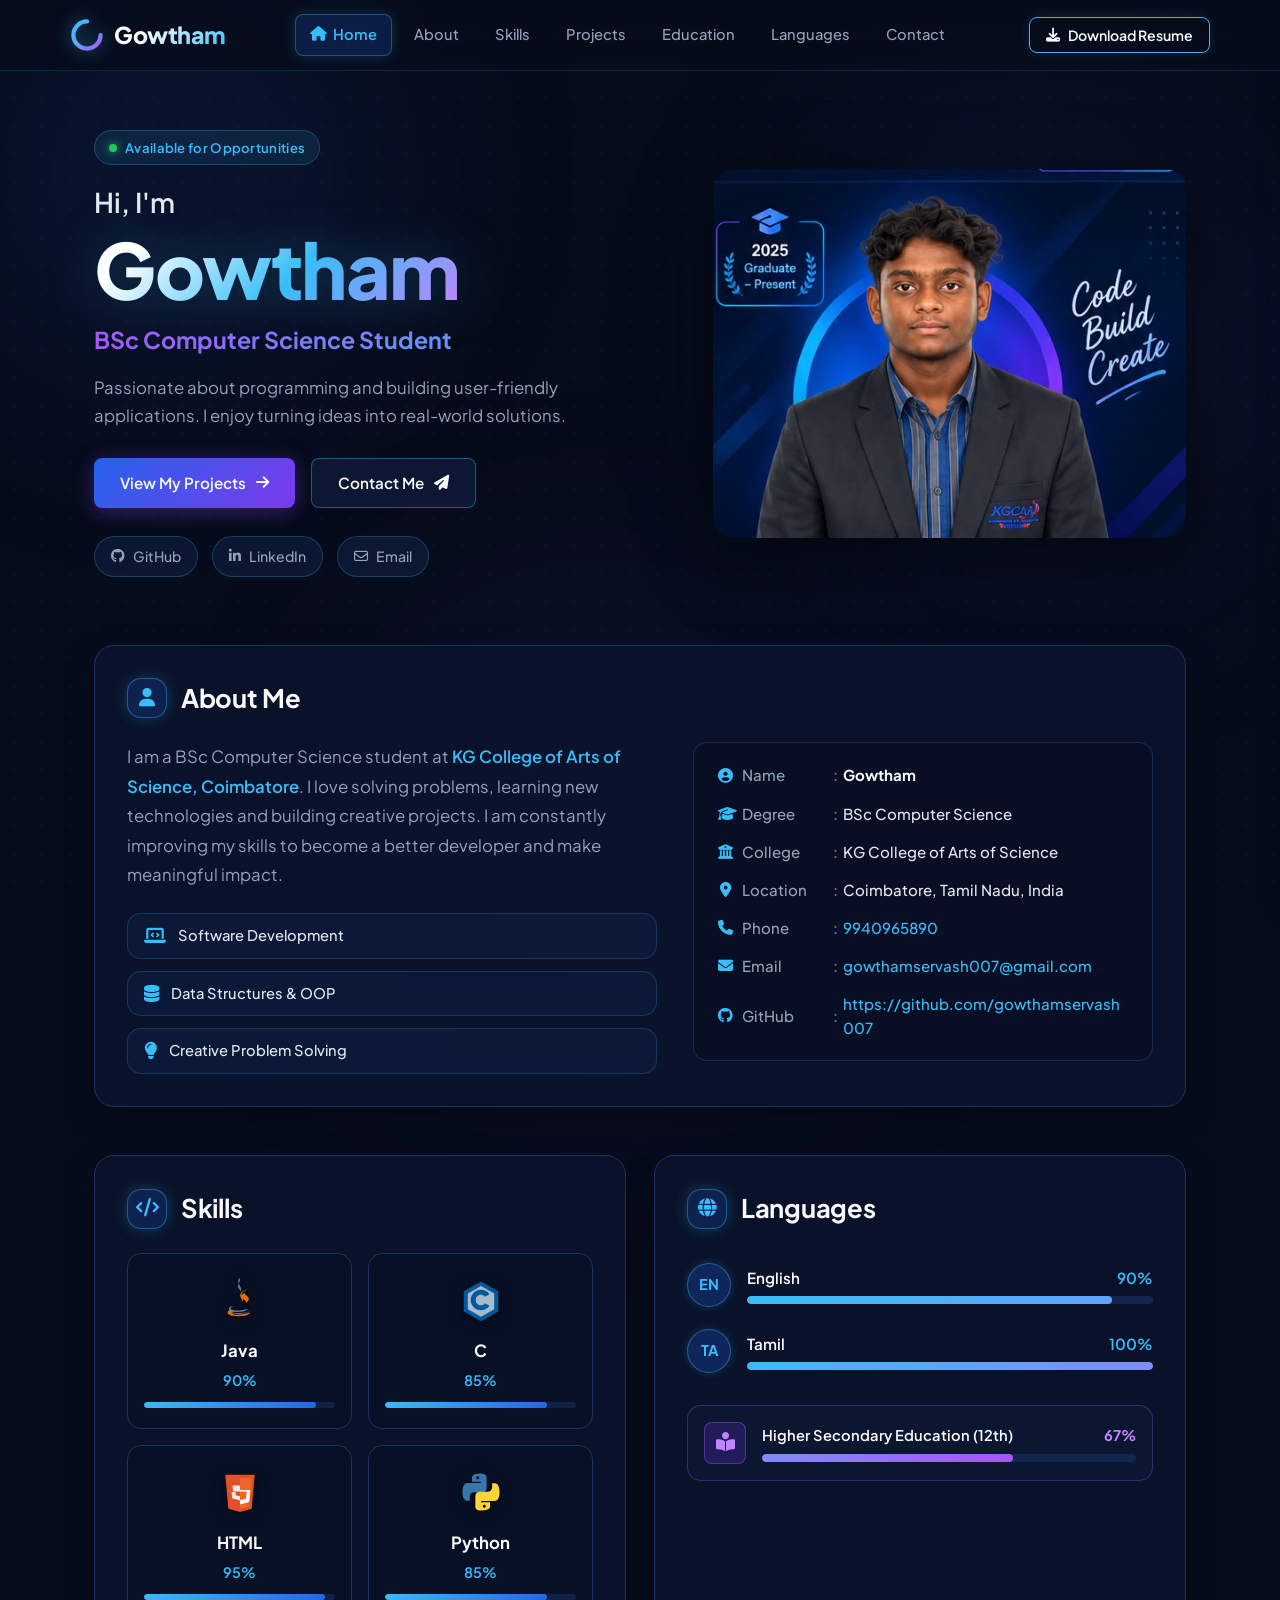
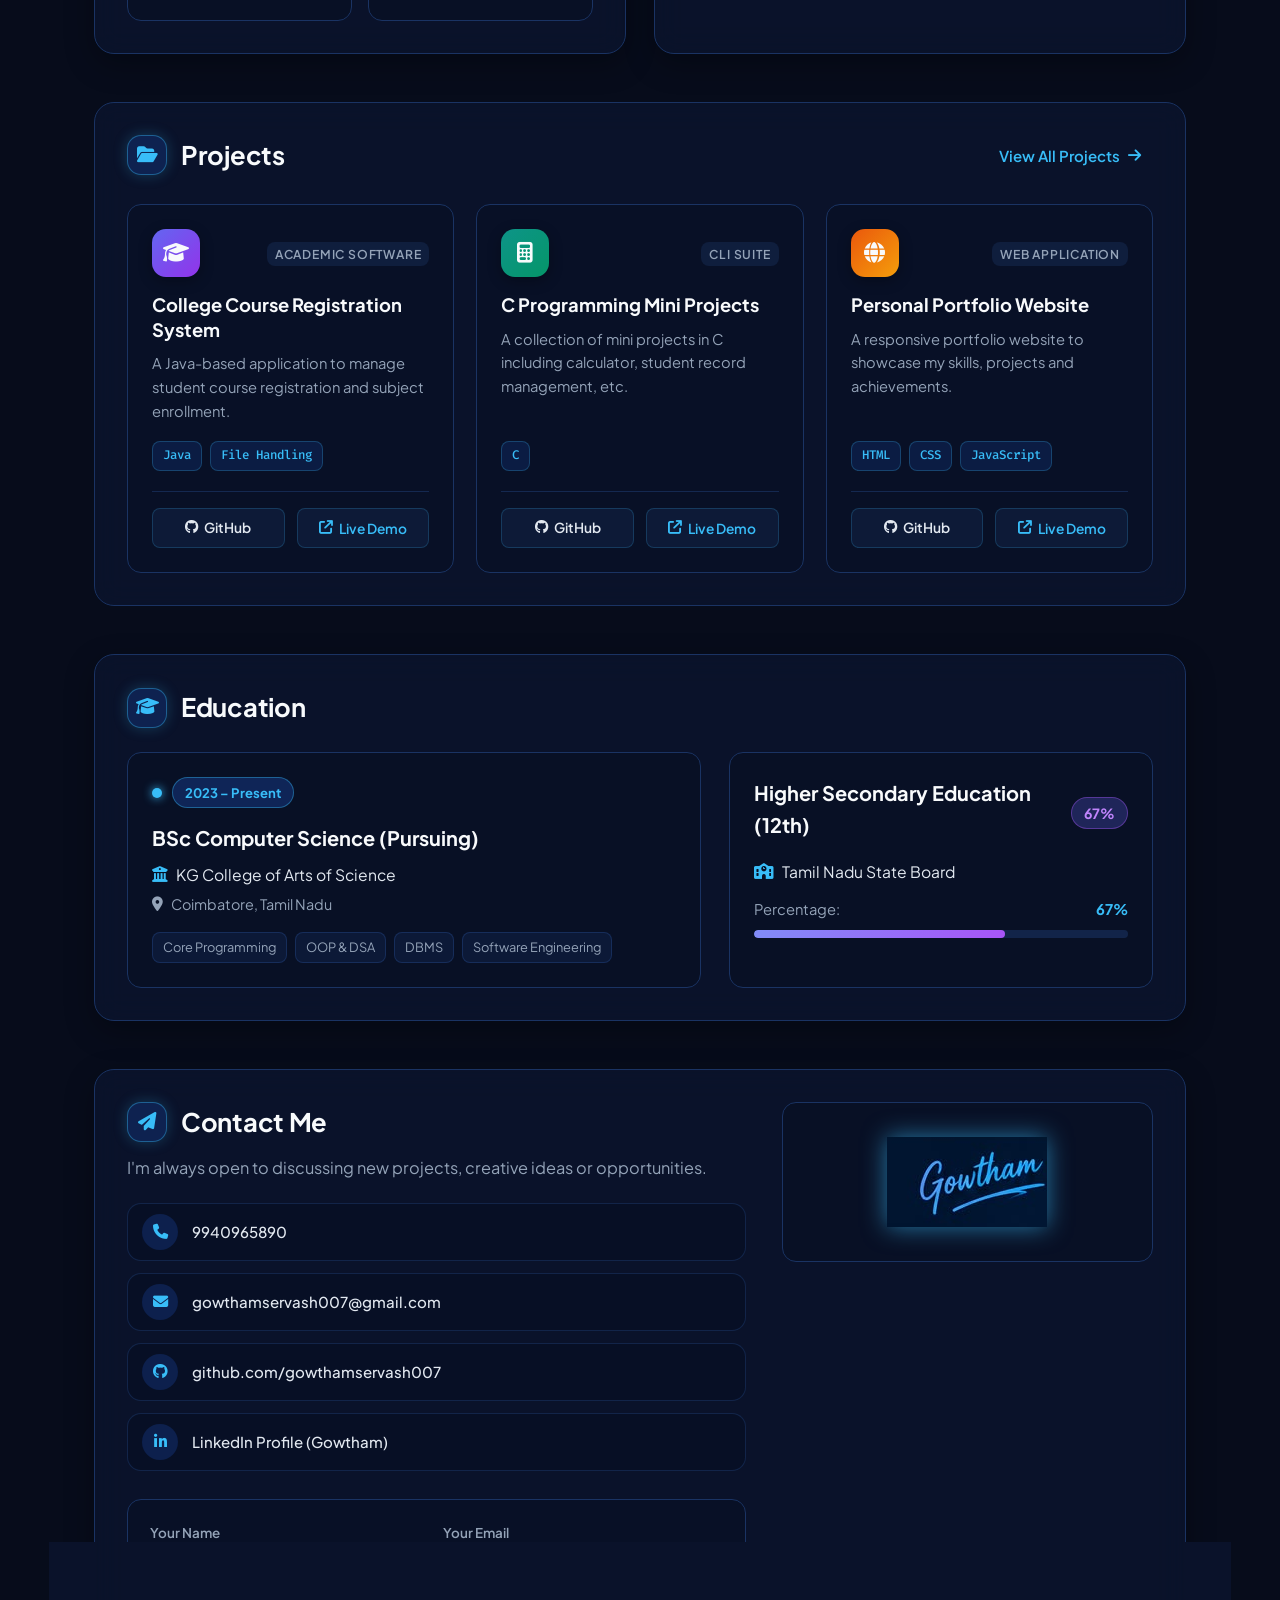
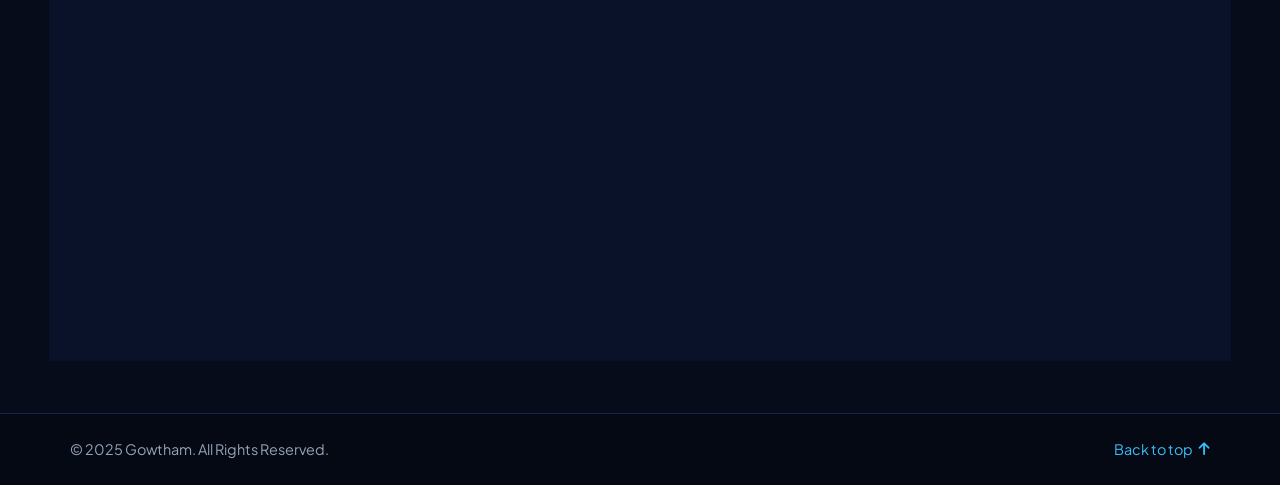
<file: index.html>
<!DOCTYPE html>
<html lang="en">
<head>
  <meta charset="UTF-8">
  <meta name="viewport" content="width=device-width, initial-scale=1.0">
  <meta name="description" content="Gowtham - BSc Computer Science Student & Developer Portfolio. Explore projects, skills, education and contact details.">
  <meta name="author" content="Gowtham">
  <title>Gowtham | Personal Portfolio</title>
  
  <!-- Favicon -->
  <link rel="icon" type="image/png" href="assets/images/gowtham-navlogo.png">
  
  <!-- Google Fonts: Plus Jakarta Sans & Caveat -->
  <link rel="preconnect" href="https://fonts.googleapis.com">
  <link rel="preconnect" href="https://fonts.gstatic.com" crossorigin>
  <link href="https://fonts.googleapis.com/css2?family=Caveat:wght@600;700&family=Fira+Code:wght@400;500;600&family=Plus+Jakarta+Sans:wght@300;400;500;600;700;800&display=swap" rel="stylesheet">
  
  <!-- Font Awesome Icons -->
  <link rel="stylesheet" href="https://cdnjs.cloudflare.com/ajax/libs/font-awesome/6.5.1/css/all.min.css" integrity="sha512-DTOQO9RWCH3ppGqcWaEA1BIZOC6xxalwEsw9c2QQeAIftl+Vegovlnee1c9QX4TctnWMn13TZye+giMm8e2LwA==" crossorigin="anonymous" referrerpolicy="no-referrer" />
  
  <!-- Main Stylesheet -->
  <link rel="stylesheet" href="style.css">
</head>
<body>

  <!-- Ambient Glowing Background Elements -->
  <div class="ambient-glow glow-top-left"></div>
  <div class="ambient-glow glow-top-right"></div>
  <div class="ambient-glow glow-mid"></div>
  <div class="grid-overlay"></div>

  <!-- Header / Navigation Bar -->
  <header class="navbar-header" id="header">
    <div class="nav-container">
      <a href="#home" class="nav-logo">
        <span class="logo-icon-wrapper">
          <svg class="logo-svg" viewBox="0 0 40 40" fill="none" xmlns="http://www.w3.org/2000/svg">
            <defs>
              <linearGradient id="logoGrad" x1="0%" y1="0%" x2="100%" y2="100%">
                <stop offset="0%" stop-color="#38bdf8" />
                <stop offset="50%" stop-color="#60a5fa" />
                <stop offset="100%" stop-color="#a855f7" />
              </linearGradient>
            </defs>
            <circle cx="20" cy="20" r="16" stroke="url(#logoGrad)" stroke-width="5" stroke-dasharray="75 25" stroke-linecap="round"/>
            <path d="M20 20H28" stroke="url(#logoGrad)" stroke-width="5" stroke-linecap="round"/>
          </svg>
        </span>
        <span class="logo-text">Gowtham</span>
      </a>

      <!-- Desktop Navigation Menu -->
      <nav class="nav-menu" id="navMenu">
        <ul class="nav-list">
          <li class="nav-item">
            <a href="#home" class="nav-link active">
              <i class="fa-solid fa-house"></i> <span>Home</span>
            </a>
          </li>
          <li class="nav-item"><a href="#about" class="nav-link"><span>About</span></a></li>
          <li class="nav-item"><a href="#skills" class="nav-link"><span>Skills</span></a></li>
          <li class="nav-item"><a href="#projects" class="nav-link"><span>Projects</span></a></li>
          <li class="nav-item"><a href="#education" class="nav-link"><span>Education</span></a></li>
          <li class="nav-item"><a href="#languages" class="nav-link"><span>Languages</span></a></li>
          <li class="nav-item"><a href="#contact" class="nav-link"><span>Contact</span></a></li>
        </ul>
      </nav>

      <!-- Action Buttons -->
      <div class="nav-actions">
        <button class="btn-resume" id="btnResume" aria-label="Download Resume">
          <i class="fa-solid fa-download"></i>
          <span>Download Resume</span>
        </button>
        <button class="mobile-toggle" id="mobileToggle" aria-label="Toggle Navigation Menu">
          <i class="fa-solid fa-bars"></i>
        </button>
      </div>
    </div>
  </header>

  <!-- Mobile Drawer Menu -->
  <div class="mobile-drawer" id="mobileDrawer">
    <div class="mobile-drawer-header">
      <div class="nav-logo">
        <span class="logo-text">Gowtham</span>
      </div>
      <button class="drawer-close" id="drawerClose"><i class="fa-solid fa-xmark"></i></button>
    </div>
    <ul class="mobile-nav-list">
      <li><a href="#home" class="mobile-nav-link active"><i class="fa-solid fa-house"></i> Home</a></li>
      <li><a href="#about" class="mobile-nav-link"><i class="fa-solid fa-user"></i> About</a></li>
      <li><a href="#skills" class="mobile-nav-link"><i class="fa-solid fa-code"></i> Skills</a></li>
      <li><a href="#projects" class="mobile-nav-link"><i class="fa-solid fa-briefcase"></i> Projects</a></li>
      <li><a href="#education" class="mobile-nav-link"><i class="fa-solid fa-graduation-cap"></i> Education</a></li>
      <li><a href="#languages" class="mobile-nav-link"><i class="fa-solid fa-globe"></i> Languages</a></li>
      <li><a href="#contact" class="mobile-nav-link"><i class="fa-solid fa-paper-plane"></i> Contact</a></li>
    </ul>
    <div class="mobile-drawer-footer">
      <button class="btn-resume full-width" onclick="openResumeModal()">
        <i class="fa-solid fa-download"></i> Download Resume
      </button>
    </div>
  </div>
  <div class="drawer-backdrop" id="drawerBackdrop"></div>

  <!-- Main Content Container -->
  <main class="main-content">

    <!-- 1. HERO SECTION -->
    <section class="section hero-section" id="home">
      <div class="hero-container">
        <!-- Hero Left Info -->
        <div class="hero-left">
          <div class="hero-badge-intro">
            <span class="pulse-dot"></span> Available for Opportunities
          </div>
          <h2 class="hero-salutation">Hi, I'm</h2>
          <h1 class="hero-title">
            <span class="name-gradient">Gowtham</span>
          </h1>
          <h3 class="hero-subtitle">BSc Computer Science Student</h3>
          <p class="hero-bio">
            Passionate about programming and building user-friendly applications. I enjoy turning ideas into real-world solutions.
          </p>
          
          <div class="hero-cta-group">
            <a href="#projects" class="btn btn-primary">
              <span>View My Projects</span>
              <i class="fa-solid fa-arrow-right"></i>
            </a>
            <a href="#contact" class="btn btn-secondary">
              <span>Contact Me</span>
              <i class="fa-solid fa-paper-plane"></i>
            </a>
          </div>

          <div class="hero-social-links">
            <a href="https://github.com/gowthamservash007" target="_blank" rel="noopener noreferrer" class="social-pill" title="GitHub Profile">
              <i class="fa-brands fa-github"></i>
              <span>GitHub</span>
            </a>
            <a href="https://linkedin.com/in/gowtham-cs" target="_blank" rel="noopener noreferrer" class="social-pill" title="LinkedIn Profile">
              <i class="fa-brands fa-linkedin-in"></i>
              <span>LinkedIn</span>
            </a>
            <a href="mailto:gowthamservash007@gmail.com" class="social-pill" title="Send Email">
              <i class="fa-regular fa-envelope"></i>
              <span>Email</span>
            </a>
          </div>
        </div>

        <!-- Hero Right Visual -->
        <div class="hero-right">
          <div class="hero-image-wrapper">
            <div class="hero-glow-ring ring-1"></div>
            <div class="hero-glow-ring ring-2"></div>
            <img src="assets/images/gowtham-hero.png" alt="Gowtham - BSc Computer Science Student" class="hero-visual-img" />
          </div>
        </div>
      </div>
    </section>

    <!-- 2. ABOUT ME SECTION -->
    <section class="section about-section" id="about">
      <div class="card glass-card about-card">
        <div class="card-header">
          <div class="header-icon-badge">
            <i class="fa-solid fa-user"></i>
          </div>
          <h2 class="card-title">About Me</h2>
        </div>

        <div class="about-grid">
          <div class="about-description">
            <p>
              I am a BSc Computer Science student at <strong>KG College of Arts of Science, Coimbatore</strong>. I love solving problems, learning new technologies and building creative projects. I am constantly improving my skills to become a better developer and make meaningful impact.
            </p>
            <div class="about-highlights">
              <div class="highlight-chip">
                <i class="fa-solid fa-laptop-code"></i>
                <span>Software Development</span>
              </div>
              <div class="highlight-chip">
                <i class="fa-solid fa-database"></i>
                <span>Data Structures & OOP</span>
              </div>
              <div class="highlight-chip">
                <i class="fa-solid fa-lightbulb"></i>
                <span>Creative Problem Solving</span>
              </div>
            </div>
          </div>

          <div class="about-details-table">
            <div class="detail-row">
              <div class="detail-label">
                <i class="fa-solid fa-user-circle detail-icon"></i>
                <span>Name</span>
              </div>
              <div class="detail-sep">:</div>
              <div class="detail-value font-highlight">Gowtham</div>
            </div>

            <div class="detail-row">
              <div class="detail-label">
                <i class="fa-solid fa-graduation-cap detail-icon"></i>
                <span>Degree</span>
              </div>
              <div class="detail-sep">:</div>
              <div class="detail-value">BSc Computer Science</div>
            </div>

            <div class="detail-row">
              <div class="detail-label">
                <i class="fa-solid fa-building-columns detail-icon"></i>
                <span>College</span>
              </div>
              <div class="detail-sep">:</div>
              <div class="detail-value">KG College of Arts of Science</div>
            </div>

            <div class="detail-row">
              <div class="detail-label">
                <i class="fa-solid fa-location-dot detail-icon"></i>
                <span>Location</span>
              </div>
              <div class="detail-sep">:</div>
              <div class="detail-value">Coimbatore, Tamil Nadu, India</div>
            </div>

            <div class="detail-row">
              <div class="detail-label">
                <i class="fa-solid fa-phone detail-icon"></i>
                <span>Phone</span>
              </div>
              <div class="detail-sep">:</div>
              <div class="detail-value">
                <a href="tel:9940965890" class="hover-link">9940965890</a>
              </div>
            </div>

            <div class="detail-row">
              <div class="detail-label">
                <i class="fa-solid fa-envelope detail-icon"></i>
                <span>Email</span>
              </div>
              <div class="detail-sep">:</div>
              <div class="detail-value text-break">
                <a href="mailto:gowthamservash007@gmail.com" class="hover-link">gowthamservash007@gmail.com</a>
              </div>
            </div>

            <div class="detail-row">
              <div class="detail-label">
                <i class="fa-brands fa-github detail-icon"></i>
                <span>GitHub</span>
              </div>
              <div class="detail-sep">:</div>
              <div class="detail-value text-break">
                <a href="https://github.com/gowthamservash007" target="_blank" rel="noopener noreferrer" class="hover-link">
                  https://github.com/gowthamservash007
                </a>
              </div>
            </div>
          </div>
        </div>
      </div>
    </section>

    <!-- 3. SKILLS & LANGUAGES SECTION (Side-by-Side Grid) -->
    <section class="section skills-languages-section" id="skills">
      <div class="two-column-grid">
        
        <!-- Left Column: Skills -->
        <div class="card glass-card skills-card">
          <div class="card-header">
            <div class="header-icon-badge">
              <i class="fa-solid fa-code"></i>
            </div>
            <h2 class="card-title">Skills</h2>
          </div>

          <div class="skills-grid">
            
            <!-- Skill 1: Java -->
            <div class="skill-item-card" data-skill="java" data-percent="90">
              <div class="skill-logo-box">
                <!-- Java SVG Icon -->
                <svg class="tech-icon-svg" viewBox="0 0 32 32">
                  <path fill="#e76f00" d="M11.64 24.35s-1.84.14-1.29 1.15c.66 1.23 2.51 1.27 3.99 1.25 4.39-.06 8.35-1.57 8.35-1.57s.64.44.17.83c-2.45 2.01-8.58 2.09-12.01 1.48-2.61-.46-4.59-1.63-3.69-3.21 1.16-2.02 4.48-.93 4.48-.93z"/>
                  <path fill="#5382a1" d="M10.87 20.89s-2.09.28-1.55 1.45c.67 1.45 3.01 1.34 4.54 1.3 4.14-.1 7.23-1.12 7.23-1.12s.5.34.13.65c-2.09 1.76-7.1 1.83-9.98 1.31-2.2-.4-3.89-1.42-3.13-2.79.97-1.74 3.76-.8 3.76-.8z"/>
                  <path fill="#e76f00" d="M16.92 14.86c1.19 1.36-.31 2.65-.31 2.65s3.04-1.55 1.65-3.48c-1.35-1.88-2.39-2.82 3.23-5.99-5.95 1.8-6.04 4.96-4.57 6.82z"/>
                  <path fill="#5382a1" d="M22.25 24.62c.79-.64.45-1.24.45-1.24s1.66.75-1.23 1.42c-3.51.81-7.39.75-10.74.22-.59-.09-1.14-.23-1.14-.23s-.29.41.34.61c4.01 1.28 9.38.74 12.32-.78z"/>
                  <path fill="#e76f00" d="M20.26 18.06s3.88-2.04 1.27-4.63c-1.02-1.01-2.61-1.52-2.13-2.73-1.66.69-2.67 2.11-2.03 3.33.8 1.54 3.42 2.22 2.89 4.03z"/>
                  <path fill="#5382a1" d="M15.42.02C12.87 4.29 18.17 6.3 16.5 9.77c-.55-1.72-2.6-2.58-1.92-4.49 1.01-2.84 2.21-3.69.84-5.26z"/>
                </svg>
              </div>
              <h4 class="skill-name">Java</h4>
              <div class="skill-percent-badge">90%</div>
              <div class="skill-progress-track">
                <div class="skill-progress-fill" style="--target-width: 90%;"></div>
              </div>
            </div>

            <!-- Skill 2: C -->
            <div class="skill-item-card" data-skill="c" data-percent="85">
              <div class="skill-logo-box">
                <!-- C Hexagon SVG Icon -->
                <svg class="tech-icon-svg" viewBox="0 0 32 32">
                  <path fill="#00599C" d="M16 2.5L3.5 9.7v14.6L16 31.5l12.5-7.2V9.7L16 2.5z"/>
                  <path fill="#A8B9CC" d="M16 5.8L6.4 11.3v11.4L16 28.2l9.6-5.5V11.3L16 5.8z"/>
                  <path fill="#00599C" d="M16 8.5c-4.1 0-7.5 3.4-7.5 7.5s3.4 7.5 7.5 7.5c2.6 0 4.9-1.3 6.2-3.3l-3.3-1.9c-.7 1-1.7 1.6-2.9 1.6-2.1 0-3.9-1.7-3.9-3.9s1.8-3.9 3.9-3.9c1.2 0 2.2.6 2.9 1.6l3.3-1.9c-1.3-2-3.6-3.2-6.2-3.2z"/>
                </svg>
              </div>
              <h4 class="skill-name">C</h4>
              <div class="skill-percent-badge">85%</div>
              <div class="skill-progress-track">
                <div class="skill-progress-fill" style="--target-width: 85%;"></div>
              </div>
            </div>

            <!-- Skill 3: HTML -->
            <div class="skill-item-card" data-skill="html" data-percent="95">
              <div class="skill-logo-box">
                <!-- HTML5 Shield SVG Icon -->
                <svg class="tech-icon-svg" viewBox="0 0 32 32">
                  <path fill="#E34F26" d="M5.3 3.5l2.2 24.6 8.5 2.4 8.5-2.4 2.2-24.6H5.3z"/>
                  <path fill="#EF652A" d="M16 5.6v22.7l6.6-1.8 1.8-20.9H16z"/>
                  <path fill="#EBEBEB" d="M16 11.3H10.6l.4 4.3H16v-4.3zm0 7.8h-.1l-3-.8-.2-2.3H9.9l.4 4.5 5.7 1.6v-3z"/>
                  <path fill="#FFFFFF" d="M16 11.3v4.3h4.9l-.5 5.2-4.4 1.2v3.1l6.7-1.9.9-8.7H16z"/>
                </svg>
              </div>
              <h4 class="skill-name">HTML</h4>
              <div class="skill-percent-badge">95%</div>
              <div class="skill-progress-track">
                <div class="skill-progress-fill" style="--target-width: 95%;"></div>
              </div>
            </div>

            <!-- Skill 4: Python -->
            <div class="skill-item-card" data-skill="python" data-percent="85">
              <div class="skill-logo-box">
                <!-- Python Snake SVG Icon -->
                <svg class="tech-icon-svg" viewBox="0 0 32 32">
                  <path fill="#3776AB" d="M15.8 2.5c-6.8 0-6.4 2.9-6.4 2.9l.01 3.1h6.5v.9H6.4S2.5 8.9 2.5 15.8c0 6.8 3.4 6.6 3.4 6.6h2v-2.8s-.1-3.4 3.3-3.4h5.6s3.3.06 3.3-3.2V5.7s.48-3.2-4.3-3.2zm-2.2 2.1c.6 0 1.1.5 1.1 1.1 0 .6-.5 1.1-1.1 1.1-.6 0-1.1-.5-1.1-1.1 0-.6.5-1.1 1.1-1.1z"/>
                  <path fill="#FFD43B" d="M16.2 29.5c6.8 0 6.4-2.9 6.4-2.9l-.01-3.1h-6.5v-.9h9.5s3.9.45 3.9-6.4c0-6.8-3.4-6.6-3.4-6.6h-2v2.8s.1 3.4-3.3 3.4h-5.6s-3.3-.06-3.3 3.2v7.3s-.48 3.2 4.3 3.2zm2.2-2.1c-.6 0-1.1-.5-1.1-1.1 0-.6.5-1.1 1.1-1.1.6 0 1.1.5 1.1 1.1 0 .6-.5 1.1-1.1 1.1z"/>
                </svg>
              </div>
              <h4 class="skill-name">Python</h4>
              <div class="skill-percent-badge">85%</div>
              <div class="skill-progress-track">
                <div class="skill-progress-fill" style="--target-width: 85%;"></div>
              </div>
            </div>

          </div>
        </div>

        <!-- Right Column: Languages & Academic Score -->
        <div class="card glass-card languages-card" id="languages">
          <div class="card-header">
            <div class="header-icon-badge">
              <i class="fa-solid fa-globe"></i>
            </div>
            <h2 class="card-title">Languages</h2>
          </div>

          <div class="languages-list">
            
            <!-- Language 1: English -->
            <div class="language-item">
              <div class="lang-badge-circle">EN</div>
              <div class="lang-info">
                <div class="lang-header-row">
                  <span class="lang-name">English</span>
                  <span class="lang-percent">90%</span>
                </div>
                <div class="progress-bar-container">
                  <div class="progress-bar-fill fill-english" style="--bar-width: 90%;"></div>
                </div>
              </div>
            </div>

            <!-- Language 2: Tamil -->
            <div class="language-item">
              <div class="lang-badge-circle">TA</div>
              <div class="lang-info">
                <div class="lang-header-row">
                  <span class="lang-name">Tamil</span>
                  <span class="lang-percent">100%</span>
                </div>
                <div class="progress-bar-container">
                  <div class="progress-bar-fill fill-tamil" style="--bar-width: 100%;"></div>
                </div>
              </div>
            </div>

            <!-- Academic Highlight Banner -->
            <div class="academic-highlight-card">
              <div class="acad-icon-col">
                <i class="fa-solid fa-book-open-reader"></i>
              </div>
              <div class="acad-info-col">
                <div class="acad-title-row">
                  <span class="acad-title">Higher Secondary Education (12th)</span>
                  <span class="acad-score">67%</span>
                </div>
                <div class="acad-progress-track">
                  <div class="acad-progress-fill" style="--acad-width: 67%;"></div>
                </div>
              </div>
            </div>

          </div>
        </div>

      </div>
    </section>

    <!-- 4. PROJECTS SECTION -->
    <section class="section projects-section" id="projects">
      <div class="projects-container">
        
        <div class="section-top-bar">
          <div class="section-title-wrap">
            <div class="header-icon-badge">
              <i class="fa-solid fa-folder-open"></i>
            </div>
            <h2 class="card-title">Projects</h2>
          </div>
          <button class="view-all-link" id="btnViewAllProjects">
            <span>View All Projects</span>
            <i class="fa-solid fa-arrow-right"></i>
          </button>
        </div>

        <div class="projects-grid">
          
          <!-- Project 1: College Course Registration System -->
          <div class="project-card">
            <div class="project-header">
              <div class="project-icon-box bg-purple-gradient">
                <i class="fa-solid fa-graduation-cap"></i>
              </div>
              <div class="project-meta">
                <span class="project-type">Academic Software</span>
              </div>
            </div>
            <h3 class="project-title">College Course Registration System</h3>
            <p class="project-desc">
              A Java-based application to manage student course registration and subject enrollment.
            </p>
            <div class="project-tags">
              <span class="tag-pill">Java</span>
              <span class="tag-pill">File Handling</span>
            </div>
            <div class="project-actions">
              <a href="https://github.com/gowthamservash007" target="_blank" rel="noopener noreferrer" class="btn-card-action">
                <i class="fa-brands fa-github"></i>
                <span>GitHub</span>
              </a>
              <button class="btn-card-action btn-demo" onclick="openProjectModal('course-reg')">
                <i class="fa-solid fa-arrow-up-right-from-square"></i>
                <span>Live Demo</span>
              </button>
            </div>
          </div>

          <!-- Project 2: C Programming Mini Projects -->
          <div class="project-card">
            <div class="project-header">
              <div class="project-icon-box bg-teal-gradient">
                <i class="fa-solid fa-calculator"></i>
              </div>
              <div class="project-meta">
                <span class="project-type">CLI Suite</span>
              </div>
            </div>
            <h3 class="project-title">C Programming Mini Projects</h3>
            <p class="project-desc">
              A collection of mini projects in C including calculator, student record management, etc.
            </p>
            <div class="project-tags">
              <span class="tag-pill">C</span>
            </div>
            <div class="project-actions">
              <a href="https://github.com/gowthamservash007" target="_blank" rel="noopener noreferrer" class="btn-card-action">
                <i class="fa-brands fa-github"></i>
                <span>GitHub</span>
              </a>
              <button class="btn-card-action btn-demo" onclick="openProjectModal('c-mini')">
                <i class="fa-solid fa-arrow-up-right-from-square"></i>
                <span>Live Demo</span>
              </button>
            </div>
          </div>

          <!-- Project 3: Personal Portfolio Website -->
          <div class="project-card">
            <div class="project-header">
              <div class="project-icon-box bg-amber-gradient">
                <i class="fa-solid fa-globe"></i>
              </div>
              <div class="project-meta">
                <span class="project-type">Web Application</span>
              </div>
            </div>
            <h3 class="project-title">Personal Portfolio Website</h3>
            <p class="project-desc">
              A responsive portfolio website to showcase my skills, projects and achievements.
            </p>
            <div class="project-tags">
              <span class="tag-pill">HTML</span>
              <span class="tag-pill">CSS</span>
              <span class="tag-pill">JavaScript</span>
            </div>
            <div class="project-actions">
              <a href="https://github.com/gowthamservash007" target="_blank" rel="noopener noreferrer" class="btn-card-action">
                <i class="fa-brands fa-github"></i>
                <span>GitHub</span>
              </a>
              <button class="btn-card-action btn-demo" onclick="openProjectModal('portfolio')">
                <i class="fa-solid fa-arrow-up-right-from-square"></i>
                <span>Live Demo</span>
              </button>
            </div>
          </div>

        </div>

      </div>
    </section>

    <!-- 5. EDUCATION SECTION -->
    <section class="section education-section" id="education">
      <div class="card glass-card education-card">
        <div class="card-header">
          <div class="header-icon-badge">
            <i class="fa-solid fa-graduation-cap"></i>
          </div>
          <h2 class="card-title">Education</h2>
        </div>

        <div class="education-grid">
          
          <!-- Degree Education -->
          <div class="education-item-box current-degree">
            <div class="edu-timeline-marker">
              <span class="timeline-dot"></span>
              <span class="edu-date-badge">2023 – Present</span>
            </div>
            <div class="edu-details-content">
              <h3 class="edu-degree">BSc Computer Science (Pursuing)</h3>
              <p class="edu-institution">
                <i class="fa-solid fa-building-columns"></i> KG College of Arts of Science
              </p>
              <p class="edu-location">
                <i class="fa-solid fa-location-dot"></i> Coimbatore, Tamil Nadu
              </p>
              <div class="edu-curriculum-tags">
                <span>Core Programming</span>
                <span>OOP & DSA</span>
                <span>DBMS</span>
                <span>Software Engineering</span>
              </div>
            </div>
          </div>

          <!-- Higher Secondary Education -->
          <div class="education-item-box school-degree">
            <div class="hsc-banner-row">
              <h3 class="edu-degree">Higher Secondary Education (12th)</h3>
              <span class="score-pill">67%</span>
            </div>
            <p class="edu-institution">
              <i class="fa-solid fa-school"></i> Tamil Nadu State Board
            </p>
            <div class="percentage-metric">
              <span class="metric-label">Percentage:</span>
              <strong class="metric-value">67%</strong>
            </div>
            <div class="edu-progress-bar">
              <div class="edu-fill" style="width: 67%;"></div>
            </div>
          </div>

        </div>
      </div>
    </section>

    <!-- 6. CONTACT ME SECTION -->
    <section class="section contact-section" id="contact">
      <div class="card glass-card contact-card">
        <div class="contact-split-grid">
          
          <!-- Contact Left: Info & Interactive Form -->
          <div class="contact-col-left">
            <div class="card-header no-margin-bottom">
              <div class="header-icon-badge">
                <i class="fa-solid fa-paper-plane"></i>
              </div>
              <h2 class="card-title">Contact Me</h2>
            </div>
            <p class="contact-intro-text">
              I'm always open to discussing new projects, creative ideas or opportunities.
            </p>

            <!-- Direct Contact Links List -->
            <div class="contact-methods-list">
              <a href="tel:9940965890" class="contact-method-row">
                <div class="method-icon-circle"><i class="fa-solid fa-phone"></i></div>
                <div class="method-text">9940965890</div>
              </a>
              <a href="mailto:gowthamservash007@gmail.com" class="contact-method-row">
                <div class="method-icon-circle"><i class="fa-solid fa-envelope"></i></div>
                <div class="method-text">gowthamservash007@gmail.com</div>
              </a>
              <a href="https://github.com/gowthamservash007" target="_blank" rel="noopener noreferrer" class="contact-method-row">
                <div class="method-icon-circle"><i class="fa-brands fa-github"></i></div>
                <div class="method-text">github.com/gowthamservash007</div>
              </a>
              <a href="https://linkedin.com/in/gowtham-cs" target="_blank" rel="noopener noreferrer" class="contact-method-row">
                <div class="method-icon-circle"><i class="fa-brands fa-linkedin-in"></i></div>
                <div class="method-text">LinkedIn Profile (Gowtham)</div>
              </a>
            </div>

            <!-- Quick Send Message Form -->
            <form class="contact-quick-form" id="contactForm">
              <div class="form-row">
                <div class="input-field-group">
                  <label for="senderName">Your Name</label>
                  <input type="text" id="senderName" placeholder="John Doe" required />
                </div>
                <div class="input-field-group">
                  <label for="senderEmail">Your Email</label>
                  <input type="email" id="senderEmail" placeholder="john@example.com" required />
                </div>
              </div>
              <div class="input-field-group">
                <label for="messageSubject">Subject</label>
                <input type="text" id="messageSubject" placeholder="Project collaboration / Internship" required />
              </div>
              <div class="input-field-group">
                <label for="senderMessage">Message</label>
                <textarea id="senderMessage" rows="3" placeholder="Hi Gowtham, I'd like to talk about..." required></textarea>
              </div>
              <button type="submit" class="btn btn-primary submit-btn">
                <span>Send Message</span>
                <i class="fa-solid fa-paper-plane"></i>
              </button>
            </form>
          </div>

          <!-- Contact Right: Signature & Direct Connect -->
          <div class="contact-col-right">
            <div class="signature-box">
              <img src="assets/images/gowtham-signature.png" alt="Gowtham Signature" class="signature-img" />
            </div>
            
            <div class="quick-connect-card">
              <h4 class="quick-connect-title"><i class="fa-solid fa-bolt"></i> Instant Connect</h4>
              <p class="quick-connect-desc">Need a quick conversation? Reach out via WhatsApp or call directly:</p>
              <div class="quick-connect-buttons">
                <a href="https://wa.me/919940965890?text=Hi%20Gowtham,%20I%20saw%20your%20portfolio!" target="_blank" rel="noopener noreferrer" class="btn-whatsapp">
                  <i class="fa-brands fa-whatsapp"></i> Chat on WhatsApp
                </a>
                <a href="tel:9940965890" class="btn-call">
                  <i class="fa-solid fa-phone"></i> Call Now
                </a>
              </div>
            </div>
          </div>

        </div>
      </div>
    </section>

  </main>

  <!-- Footer -->
  <footer class="footer">
    <div class="footer-container">
      <p class="copyright-text">© 2025 Gowtham. All Rights Reserved.</p>
      <div class="footer-links">
        <a href="#home">Back to top <i class="fa-solid fa-arrow-up"></i></a>
      </div>
    </div>
  </footer>

  <!-- Floating Scroll To Top Button -->
  <button class="scroll-top-btn" id="scrollTopBtn" title="Scroll to top" aria-label="Scroll to top">
    <i class="fa-solid fa-chevron-up"></i>
  </button>

  <!-- ================= MODALS ================= -->

  <!-- 1. RESUME MODAL -->
  <div class="modal-overlay" id="resumeModal">
    <div class="modal-box resume-modal-box">
      <div class="modal-header">
        <div class="modal-title-wrap">
          <i class="fa-solid fa-file-invoice modal-title-icon"></i>
          <h3>Gowtham's Curriculum Vitae</h3>
        </div>
        <div class="modal-actions">
          <button class="btn-modal-action" onclick="printResume()" title="Print / Save PDF">
            <i class="fa-solid fa-print"></i> Print / Save PDF
          </button>
          <button class="modal-close-btn" onclick="closeResumeModal()" title="Close">&times;</button>
        </div>
      </div>
      <div class="modal-body resume-body" id="resumePrintArea">
        <!-- Printable Resume Content -->
        <div class="cv-document">
          <header class="cv-header">
            <div>
              <h1 class="cv-name">Gowtham</h1>
              <p class="cv-role">BSc Computer Science Student | Aspiring Software Developer</p>
              <div class="cv-contact-row">
                <span><i class="fa-solid fa-location-dot"></i> Coimbatore, Tamil Nadu, India</span>
                <span><i class="fa-solid fa-phone"></i> +91 9940965890</span>
                <span><i class="fa-solid fa-envelope"></i> gowthamservash007@gmail.com</span>
                <span><i class="fa-brands fa-github"></i> github.com/gowthamservash007</span>
              </div>
            </div>
          </header>

          <hr class="cv-divider" />

          <section class="cv-section">
            <h2 class="cv-sec-title">Profile Summary</h2>
            <p class="cv-text">
              Enthusiastic and driven BSc Computer Science undergraduate at KG College of Arts of Science with solid foundations in object-oriented programming (Java, Python, C) and web development (HTML, CSS, JavaScript). Passionate about turning computational ideas into practical software applications, learning modern developer toolchains, and collaborating on impactful technical challenges.
            </p>
          </section>

          <section class="cv-section">
            <h2 class="cv-sec-title">Education</h2>
            <div class="cv-item">
              <div class="cv-item-header">
                <strong>BSc in Computer Science (Pursuing)</strong>
                <span class="cv-date">2023 – Present</span>
              </div>
              <div class="cv-item-sub">KG College of Arts of Science, Coimbatore, Tamil Nadu</div>
              <p class="cv-text">Core coursework: Programming in C & Java, Data Structures, Relational Database Management Systems, Web Design Principles.</p>
            </div>
            <div class="cv-item">
              <div class="cv-item-header">
                <strong>Higher Secondary Certificate (12th Grade)</strong>
                <span class="cv-date">Completed (67%)</span>
              </div>
              <div class="cv-item-sub">Tamil Nadu State Board</div>
            </div>
          </section>

          <section class="cv-section">
            <h2 class="cv-sec-title">Technical Skills</h2>
            <div class="cv-skills-grid">
              <div><strong>Languages:</strong> Java (Core, OOP, File I/O), C, Python, HTML5, CSS3, JavaScript</div>
              <div><strong>Concepts:</strong> Object-Oriented Design, Data Structures, File Handling, Responsive Web UI</div>
              <div><strong>Tools:</strong> Git, GitHub, VS Code, Linux Basics</div>
              <div><strong>Spoken Languages:</strong> English (Professional proficiency), Tamil (Native)</div>
            </div>
          </section>

          <section class="cv-section">
            <h2 class="cv-sec-title">Academic & Personal Projects</h2>
            <div class="cv-item">
              <div class="cv-item-header">
                <strong>College Course Registration System</strong>
                <span class="cv-tech">Java, File Handling</span>
              </div>
              <p class="cv-text">Designed and implemented a standalone application enabling students to select, enroll, and manage elective courses with automated validation and file persistence.</p>
            </div>
            <div class="cv-item">
              <div class="cv-item-header">
                <strong>C Programming Mini Projects Suite</strong>
                <span class="cv-tech">C, CLI, Data Management</span>
              </div>
              <p class="cv-text">Engineered a collection of modular utility programs including financial calculators and record management systems utilizing structures and dynamic memory.</p>
            </div>
            <div class="cv-item">
              <div class="cv-item-header">
                <strong>Personal Web Portfolio</strong>
                <span class="cv-tech">HTML5, Modern CSS, JavaScript</span>
              </div>
              <p class="cv-text">Architected an interactive, mobile-responsive cyber-dark theme portfolio showcasing projects, interactive live simulation modals, and contact channels.</p>
            </div>
          </section>
        </div>
      </div>
    </div>
  </div>

  <!-- 2. PROJECT PREVIEW MODAL -->
  <div class="modal-overlay" id="projectModal">
    <div class="modal-box project-modal-box">
      <div class="modal-header">
        <div class="modal-title-wrap">
          <i class="fa-solid fa-laptop-code modal-title-icon"></i>
          <h3 id="modalProjectTitle">Project Details</h3>
        </div>
        <button class="modal-close-btn" onclick="closeProjectModal()" title="Close">&times;</button>
      </div>
      <div class="modal-body" id="modalProjectBody">
        <!-- Dynamically populated by main.js -->
      </div>
    </div>
  </div>

  <!-- Toast Notification -->
  <div class="toast-notification" id="toastNotification">
    <i class="fa-solid fa-circle-check toast-icon"></i>
    <span id="toastMessage">Action completed!</span>
  </div>

  <!-- JavaScript Application Script -->
  <script src="main.js"></script>
</body>
</html>
</file>
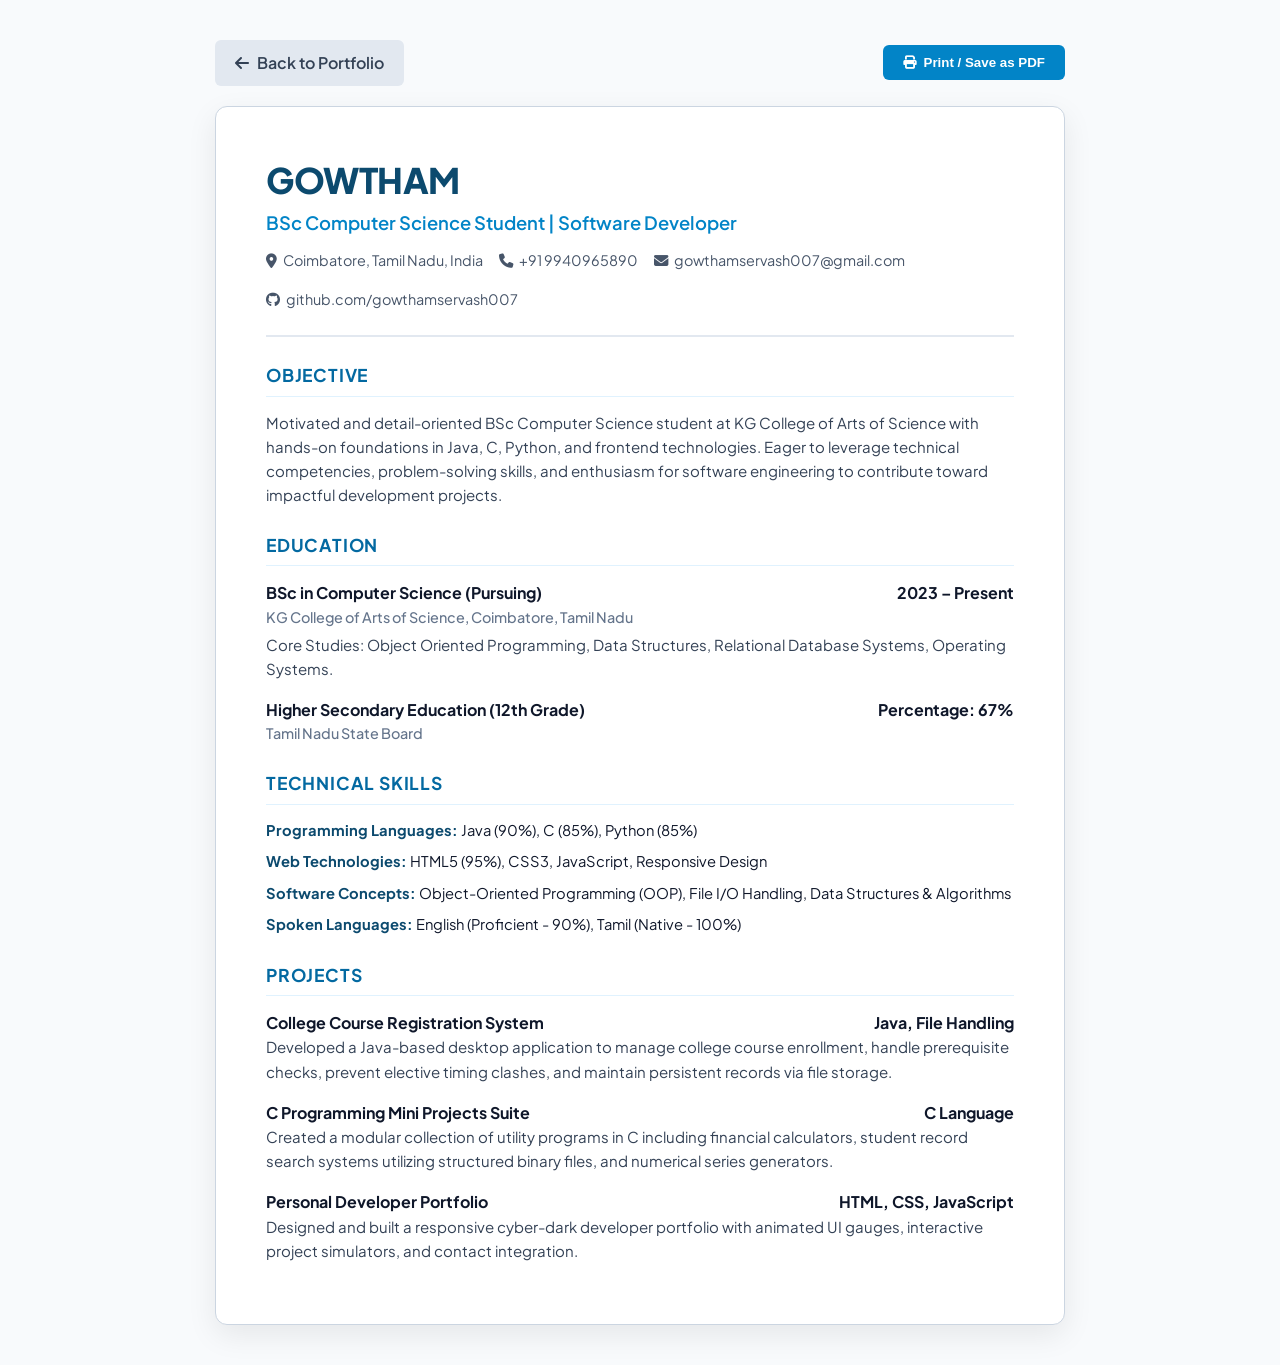
<file: resume.html>
<!DOCTYPE html>
<html lang="en">
<head>
  <meta charset="UTF-8">
  <meta name="viewport" content="width=device-width, initial-scale=1.0">
  <title>Gowtham - Curriculum Vitae</title>
  <link rel="preconnect" href="https://fonts.googleapis.com">
  <link rel="preconnect" href="https://fonts.gstatic.com" crossorigin>
  <link href="https://fonts.googleapis.com/css2?family=Plus+Jakarta+Sans:wght@400;500;600;700;800&family=Fira+Code:wght@400;500&display=swap" rel="stylesheet">
  <link rel="stylesheet" href="https://cdnjs.cloudflare.com/ajax/libs/font-awesome/6.5.1/css/all.min.css">
  <style>
    :root {
      --primary: #0284c7;
      --primary-dark: #0369a1;
      --text-dark: #0f172a;
      --text-muted: #475569;
      --border-color: #cbd5e1;
      --bg-page: #f8fafc;
    }
    *, *::before, *::after {
      box-sizing: border-box;
      margin: 0;
      padding: 0;
    }
    body {
      font-family: 'Plus Jakarta Sans', sans-serif;
      background: var(--bg-page);
      color: var(--text-dark);
      line-height: 1.6;
      padding: 40px 20px;
    }
    .resume-wrapper {
      max-width: 850px;
      margin: 0 auto;
      background: white;
      padding: 45px 50px;
      box-shadow: 0 10px 30px rgba(0,0,0,0.08);
      border-radius: 12px;
      border: 1px solid var(--border-color);
    }
    .action-bar {
      max-width: 850px;
      margin: 0 auto 20px;
      display: flex;
      justify-content: space-between;
      align-items: center;
    }
    .btn-action {
      background: var(--primary);
      color: white;
      border: none;
      padding: 10px 20px;
      border-radius: 6px;
      font-weight: 600;
      cursor: pointer;
      display: inline-flex;
      align-items: center;
      gap: 8px;
      text-decoration: none;
    }
    .btn-action:hover {
      background: var(--primary-dark);
    }
    .btn-back {
      background: #e2e8f0;
      color: #334155;
    }
    .btn-back:hover {
      background: #cbd5e1;
    }
    .resume-header {
      border-bottom: 2px solid #e2e8f0;
      padding-bottom: 24px;
      margin-bottom: 24px;
    }
    .name {
      font-size: 2.2rem;
      font-weight: 800;
      color: #0c4a6e;
      letter-spacing: -0.5px;
    }
    .title {
      font-size: 1.15rem;
      font-weight: 600;
      color: var(--primary);
      margin-bottom: 12px;
    }
    .contact-grid {
      display: flex;
      flex-wrap: wrap;
      gap: 16px;
      font-size: 0.9rem;
      color: var(--text-muted);
    }
    .contact-grid span {
      display: inline-flex;
      align-items: center;
      gap: 6px;
    }
    .contact-grid a {
      color: inherit;
      text-decoration: none;
    }
    .contact-grid a:hover {
      color: var(--primary);
      text-decoration: underline;
    }
    .section-title {
      font-size: 1.1rem;
      font-weight: 700;
      color: #0369a1;
      text-transform: uppercase;
      letter-spacing: 0.8px;
      border-bottom: 1.5px solid #e0f2fe;
      padding-bottom: 6px;
      margin: 24px 0 14px;
    }
    p {
      font-size: 0.94rem;
      color: #334155;
    }
    .item-entry {
      margin-bottom: 16px;
    }
    .entry-header {
      display: flex;
      justify-content: space-between;
      font-weight: 700;
      font-size: 1rem;
      color: #0f172a;
    }
    .entry-sub {
      font-size: 0.9rem;
      color: #64748b;
      margin-bottom: 4px;
      font-weight: 500;
    }
    .skill-list {
      display: grid;
      grid-template-columns: 1fr;
      gap: 8px;
      font-size: 0.92rem;
    }
    .skill-row strong {
      color: #0c4a6e;
    }
    @media print {
      body {
        padding: 0;
        background: white;
      }
      .action-bar {
        display: none !important;
      }
      .resume-wrapper {
        border: none;
        box-shadow: none;
        padding: 0;
        max-width: 100%;
      }
    }
  </style>
</head>
<body>

  <div class="action-bar">
    <a href="index.html" class="btn-action btn-back"><i class="fa-solid fa-arrow-left"></i> Back to Portfolio</a>
    <button class="btn-action" onclick="window.print()"><i class="fa-solid fa-print"></i> Print / Save as PDF</button>
  </div>

  <div class="resume-wrapper">
    <header class="resume-header">
      <h1 class="name">GOWTHAM</h1>
      <div class="title">BSc Computer Science Student | Software Developer</div>
      <div class="contact-grid">
        <span><i class="fa-solid fa-location-dot"></i> Coimbatore, Tamil Nadu, India</span>
        <span><i class="fa-solid fa-phone"></i> +91 9940965890</span>
        <span><i class="fa-solid fa-envelope"></i> <a href="mailto:gowthamservash007@gmail.com">gowthamservash007@gmail.com</a></span>
        <span><i class="fa-brands fa-github"></i> <a href="https://github.com/gowthamservash007" target="_blank">github.com/gowthamservash007</a></span>
      </div>
    </header>

    <section>
      <h2 class="section-title">Objective</h2>
      <p>
        Motivated and detail-oriented BSc Computer Science student at KG College of Arts of Science with hands-on foundations in Java, C, Python, and frontend technologies. Eager to leverage technical competencies, problem-solving skills, and enthusiasm for software engineering to contribute toward impactful development projects.
      </p>
    </section>

    <section>
      <h2 class="section-title">Education</h2>
      <div class="item-entry">
        <div class="entry-header">
          <span>BSc in Computer Science (Pursuing)</span>
          <span>2023 – Present</span>
        </div>
        <div class="entry-sub">KG College of Arts of Science, Coimbatore, Tamil Nadu</div>
        <p>Core Studies: Object Oriented Programming, Data Structures, Relational Database Systems, Operating Systems.</p>
      </div>
      <div class="item-entry">
        <div class="entry-header">
          <span>Higher Secondary Education (12th Grade)</span>
          <span>Percentage: 67%</span>
        </div>
        <div class="entry-sub">Tamil Nadu State Board</div>
      </div>
    </section>

    <section>
      <h2 class="section-title">Technical Skills</h2>
      <div class="skill-list">
        <div class="skill-row"><strong>Programming Languages:</strong> Java (90%), C (85%), Python (85%)</div>
        <div class="skill-row"><strong>Web Technologies:</strong> HTML5 (95%), CSS3, JavaScript, Responsive Design</div>
        <div class="skill-row"><strong>Software Concepts:</strong> Object-Oriented Programming (OOP), File I/O Handling, Data Structures & Algorithms</div>
        <div class="skill-row"><strong>Spoken Languages:</strong> English (Proficient - 90%), Tamil (Native - 100%)</div>
      </div>
    </section>

    <section>
      <h2 class="section-title">Projects</h2>
      
      <div class="item-entry">
        <div class="entry-header">
          <span>College Course Registration System</span>
          <span>Java, File Handling</span>
        </div>
        <p>Developed a Java-based desktop application to manage college course enrollment, handle prerequisite checks, prevent elective timing clashes, and maintain persistent records via file storage.</p>
      </div>

      <div class="item-entry">
        <div class="entry-header">
          <span>C Programming Mini Projects Suite</span>
          <span>C Language</span>
        </div>
        <p>Created a modular collection of utility programs in C including financial calculators, student record search systems utilizing structured binary files, and numerical series generators.</p>
      </div>

      <div class="item-entry">
        <div class="entry-header">
          <span>Personal Developer Portfolio</span>
          <span>HTML, CSS, JavaScript</span>
        </div>
        <p>Designed and built a responsive cyber-dark developer portfolio with animated UI gauges, interactive project simulators, and contact integration.</p>
      </div>
    </section>
  </div>

</body>
</html>
</file>
<file: style.css>
/* ==========================================================================
   GOWTHAM PORTFOLIO - CYBER DARK NEON THEME STYLESHEET
   ========================================================================== */

:root {
  /* Color Palette matching design */
  --bg-dark: #070c1b;
  --bg-dark-secondary: #0a1329;
  --card-bg: rgba(11, 21, 45, 0.85);
  --card-bg-solid: #0b152d;
  --card-border: #1a3363;
  --card-border-hover: #38bdf8;
  
  /* Accents & Gradients */
  --accent-cyan: #38bdf8;
  --accent-blue: #2563eb;
  --accent-blue-light: #60a5fa;
  --accent-purple: #a855f7;
  --accent-purple-light: #c084fc;
  --accent-indigo: #6366f1;
  --accent-teal: #14b8a6;
  --accent-amber: #f59e0b;

  --gradient-primary: linear-gradient(135deg, #2563eb 0%, #7c3aed 100%);
  --gradient-cyan-blue: linear-gradient(135deg, #38bdf8 0%, #2563eb 100%);
  --gradient-text: linear-gradient(135deg, #ffffff 15%, #38bdf8 55%, #c084fc 100%);
  --gradient-bar-cyan: linear-gradient(90deg, #38bdf8, #2563eb);
  --gradient-bar-purple: linear-gradient(90deg, #818cf8, #a855f7);

  /* Text Colors */
  --text-white: #f8fafc;
  --text-light: #e2e8f0;
  --text-muted: #94a3b8;
  --text-dim: #64748b;

  /* Typography */
  --font-main: 'Plus Jakarta Sans', system-ui, -apple-system, sans-serif;
  --font-script: 'Caveat', cursive;
  --font-mono: 'Fira Code', monospace;

  /* Layout & Transitions */
  --radius-sm: 8px;
  --radius-md: 14px;
  --radius-lg: 20px;
  --radius-full: 9999px;
  --transition: all 0.3s cubic-bezier(0.16, 1, 0.3, 1);
  --container-max: 1140px;
}

/* ================= RESET & BASE ================= */
*, *::before, *::after {
  box-sizing: border-box;
  margin: 0;
  padding: 0;
}

html {
  scroll-behavior: smooth;
  font-size: 16px;
  color-scheme: dark;
}

body {
  font-family: var(--font-main);
  background-color: var(--bg-dark);
  color: var(--text-light);
  line-height: 1.6;
  overflow-x: hidden;
  position: relative;
  min-height: 100vh;
}

a {
  color: inherit;
  text-decoration: none;
  transition: var(--transition);
}

button {
  font-family: inherit;
  cursor: pointer;
  border: none;
  background: none;
  transition: var(--transition);
}

img {
  max-width: 100%;
  height: auto;
  display: block;
}

/* ================= AMBIENT BACKGROUND GLOWS ================= */
.ambient-glow {
  position: fixed;
  pointer-events: none;
  border-radius: 50%;
  filter: blur(120px);
  z-index: 0;
  opacity: 0.55;
  transition: opacity 0.5s ease;
}

.glow-top-left {
  top: -100px;
  left: -100px;
  width: 550px;
  height: 550px;
  background: radial-gradient(circle, rgba(37, 99, 235, 0.35) 0%, rgba(7, 12, 27, 0) 70%);
}

.glow-top-right {
  top: 50px;
  right: -50px;
  width: 600px;
  height: 600px;
  background: radial-gradient(circle, rgba(168, 85, 247, 0.25) 0%, rgba(37, 99, 235, 0.15) 45%, rgba(7, 12, 27, 0) 70%);
}

.glow-mid {
  top: 55%;
  left: 20%;
  width: 700px;
  height: 700px;
  background: radial-gradient(circle, rgba(56, 189, 248, 0.12) 0%, rgba(124, 58, 237, 0.08) 50%, rgba(7, 12, 27, 0) 70%);
}

.grid-overlay {
  position: fixed;
  top: 0;
  left: 0;
  width: 100%;
  height: 100%;
  background-image: radial-gradient(circle, rgba(56, 189, 248, 0.06) 1px, transparent 1px);
  background-size: 28px 28px;
  pointer-events: none;
  z-index: 0;
}

/* ================= NAVBAR ================= */
.navbar-header {
  position: fixed;
  top: 0;
  left: 0;
  width: 100%;
  z-index: 1000;
  padding: 14px 24px;
  background: rgba(7, 12, 27, 0.75);
  backdrop-filter: blur(16px);
  -webkit-backdrop-filter: blur(16px);
  border-bottom: 1px solid rgba(26, 51, 99, 0.6);
  transition: var(--transition);
}

.navbar-header.scrolled {
  padding: 10px 24px;
  background: rgba(7, 12, 27, 0.92);
  box-shadow: 0 10px 30px rgba(0, 0, 0, 0.5);
  border-bottom-color: rgba(56, 189, 248, 0.25);
}

.nav-container {
  max-width: var(--container-max);
  margin: 0 auto;
  display: flex;
  align-items: center;
  justify-content: space-between;
}

.nav-logo {
  display: flex;
  align-items: center;
  gap: 10px;
  font-size: 1.45rem;
  font-weight: 800;
  letter-spacing: -0.5px;
  color: var(--text-white);
}

.logo-icon-wrapper {
  width: 34px;
  height: 34px;
  display: flex;
  align-items: center;
  justify-content: center;
}

.logo-svg {
  width: 100%;
  height: 100%;
  filter: drop-shadow(0 0 8px rgba(56, 189, 248, 0.6));
}

.logo-text {
  background: linear-gradient(135deg, #ffffff 30%, #38bdf8 100%);
  -webkit-background-clip: text;
  -webkit-text-fill-color: transparent;
}

.nav-menu {
  display: flex;
  align-items: center;
}

.nav-list {
  display: flex;
  list-style: none;
  gap: 8px;
  align-items: center;
}

.nav-link {
  font-size: 0.92rem;
  font-weight: 500;
  color: var(--text-muted);
  padding: 8px 14px;
  border-radius: var(--radius-sm);
  display: inline-flex;
  align-items: center;
  gap: 6px;
  position: relative;
}

.nav-link:hover {
  color: var(--accent-cyan);
  background: rgba(56, 189, 248, 0.08);
}

.nav-link.active {
  color: var(--accent-cyan);
  background: rgba(37, 99, 235, 0.2);
  border: 1px solid rgba(56, 189, 248, 0.35);
  font-weight: 600;
  box-shadow: 0 0 14px rgba(56, 189, 248, 0.2);
}

.nav-actions {
  display: flex;
  align-items: center;
  gap: 12px;
}

.btn-resume {
  background: transparent;
  color: var(--text-white);
  border: 1.5px solid var(--accent-blue-light);
  border-radius: var(--radius-sm);
  padding: 8px 16px;
  font-size: 0.88rem;
  font-weight: 600;
  display: inline-flex;
  align-items: center;
  gap: 8px;
  box-shadow: 0 0 12px rgba(56, 189, 248, 0.15);
  position: relative;
  overflow: hidden;
}

.btn-resume:hover {
  background: rgba(56, 189, 248, 0.15);
  border-color: var(--accent-cyan);
  box-shadow: 0 0 20px rgba(56, 189, 248, 0.4);
  transform: translateY(-2px);
}

.mobile-toggle {
  display: none;
  font-size: 1.25rem;
  color: var(--text-white);
  padding: 8px;
}

/* ================= MOBILE DRAWER ================= */
.mobile-drawer {
  position: fixed;
  top: 0;
  right: -320px;
  width: 290px;
  height: 100vh;
  background: #091228;
  border-left: 1px solid var(--card-border);
  z-index: 2000;
  padding: 24px;
  display: flex;
  flex-direction: column;
  transition: right 0.35s cubic-bezier(0.16, 1, 0.3, 1);
  box-shadow: -10px 0 30px rgba(0, 0, 0, 0.7);
}

.mobile-drawer.open {
  right: 0;
}

.mobile-drawer-header {
  display: flex;
  align-items: center;
  justify-content: space-between;
  padding-bottom: 20px;
  border-bottom: 1px solid var(--card-border);
}

.drawer-close {
  color: var(--text-muted);
  font-size: 1.4rem;
}

.mobile-nav-list {
  list-style: none;
  margin-top: 24px;
  display: flex;
  flex-direction: column;
  gap: 10px;
}

.mobile-nav-link {
  display: flex;
  align-items: center;
  gap: 12px;
  padding: 12px 16px;
  color: var(--text-muted);
  border-radius: var(--radius-sm);
  font-weight: 500;
  font-size: 1rem;
}

.mobile-nav-link:hover, .mobile-nav-link.active {
  background: rgba(56, 189, 248, 0.12);
  color: var(--accent-cyan);
}

.mobile-drawer-footer {
  margin-top: auto;
  padding-top: 20px;
}

.full-width {
  width: 100%;
  justify-content: center;
}

.drawer-backdrop {
  position: fixed;
  top: 0;
  left: 0;
  width: 100%;
  height: 100%;
  background: rgba(0, 0, 0, 0.6);
  backdrop-filter: blur(4px);
  z-index: 1999;
  opacity: 0;
  visibility: hidden;
  transition: opacity 0.3s ease;
}

.drawer-backdrop.active {
  opacity: 1;
  visibility: visible;
}

/* ================= MAIN CONTAINER & SECTIONS ================= */
.main-content {
  position: relative;
  z-index: 10;
  max-width: var(--container-max);
  margin: 0 auto;
  padding: 100px 24px 60px;
}

.section {
  margin-bottom: 48px;
}

/* Glass Card Component */
.card {
  background: var(--card-bg);
  backdrop-filter: blur(14px);
  -webkit-backdrop-filter: blur(14px);
  border: 1.5px solid var(--card-border);
  border-radius: var(--radius-lg);
  padding: 32px;
  box-shadow: 0 10px 30px rgba(0, 0, 0, 0.3);
  position: relative;
  transition: var(--transition);
}

.card:hover {
  border-color: rgba(56, 189, 248, 0.4);
}

/* Card Header */
.card-header {
  display: flex;
  align-items: center;
  gap: 14px;
  margin-bottom: 24px;
}

.card-header.no-margin-bottom {
  margin-bottom: 12px;
}

.header-icon-badge {
  width: 40px;
  height: 40px;
  border-radius: var(--radius-md);
  background: rgba(37, 99, 235, 0.2);
  border: 1px solid rgba(56, 189, 248, 0.4);
  color: var(--accent-cyan);
  display: flex;
  align-items: center;
  justify-content: center;
  font-size: 1.15rem;
  box-shadow: 0 0 14px rgba(56, 189, 248, 0.25);
}

.card-title {
  font-size: 1.6rem;
  font-weight: 700;
  color: var(--text-white);
  letter-spacing: -0.3px;
}

/* ================= 1. HERO SECTION ================= */
.hero-section {
  padding-top: 30px;
  padding-bottom: 20px;
}

.hero-container {
  display: grid;
  grid-template-columns: 1.1fr 0.9fr;
  align-items: center;
  gap: 40px;
}

.hero-badge-intro {
  display: inline-flex;
  align-items: center;
  gap: 8px;
  padding: 6px 14px;
  border-radius: var(--radius-full);
  background: rgba(56, 189, 248, 0.1);
  border: 1px solid rgba(56, 189, 248, 0.25);
  color: var(--accent-cyan);
  font-size: 0.82rem;
  font-weight: 600;
  margin-bottom: 16px;
  letter-spacing: 0.3px;
}

.pulse-dot {
  width: 8px;
  height: 8px;
  border-radius: 50%;
  background: #22c55e;
  box-shadow: 0 0 10px #22c55e;
  animation: pulseGreen 2s infinite;
}

@keyframes pulseGreen {
  0%, 100% { transform: scale(1); opacity: 1; }
  50% { transform: scale(1.4); opacity: 0.6; }
}

.hero-salutation {
  font-size: 1.7rem;
  font-weight: 600;
  color: var(--text-light);
  margin-bottom: 4px;
}

.hero-title {
  font-size: clamp(3.2rem, 6.5vw, 4.8rem);
  font-weight: 800;
  line-height: 1.05;
  margin-bottom: 12px;
  letter-spacing: -1.5px;
}

.name-gradient {
  background: var(--gradient-text);
  -webkit-background-clip: text;
  -webkit-text-fill-color: transparent;
  filter: drop-shadow(0 0 25px rgba(56, 189, 248, 0.25));
}

.hero-subtitle {
  font-size: 1.45rem;
  font-weight: 700;
  background: linear-gradient(135deg, #a855f7 0%, #38bdf8 100%);
  -webkit-background-clip: text;
  -webkit-text-fill-color: transparent;
  margin-bottom: 16px;
}

.hero-bio {
  color: var(--text-muted);
  font-size: 1.05rem;
  line-height: 1.65;
  max-width: 500px;
  margin-bottom: 28px;
}

.hero-cta-group {
  display: flex;
  gap: 16px;
  margin-bottom: 28px;
  flex-wrap: wrap;
}

.btn {
  display: inline-flex;
  align-items: center;
  gap: 10px;
  padding: 12px 26px;
  border-radius: var(--radius-sm);
  font-weight: 600;
  font-size: 0.95rem;
  transition: var(--transition);
}

.btn-primary {
  background: var(--gradient-primary);
  color: var(--text-white);
  box-shadow: 0 4px 20px rgba(124, 58, 237, 0.4);
}

.btn-primary:hover {
  transform: translateY(-3px);
  box-shadow: 0 8px 30px rgba(56, 189, 248, 0.5);
}

.btn-secondary {
  background: rgba(14, 28, 58, 0.8);
  color: var(--text-white);
  border: 1.5px solid rgba(56, 189, 248, 0.4);
}

.btn-secondary:hover {
  background: rgba(56, 189, 248, 0.15);
  border-color: var(--accent-cyan);
  transform: translateY(-3px);
  box-shadow: 0 4px 20px rgba(56, 189, 248, 0.3);
}

.hero-social-links {
  display: flex;
  gap: 14px;
}

.social-pill {
  display: inline-flex;
  align-items: center;
  gap: 8px;
  padding: 8px 16px;
  border-radius: var(--radius-full);
  background: rgba(15, 29, 61, 0.7);
  border: 1px solid rgba(56, 189, 248, 0.25);
  color: var(--text-muted);
  font-size: 0.88rem;
  font-weight: 500;
}

.social-pill:hover {
  color: var(--accent-cyan);
  border-color: var(--accent-cyan);
  background: rgba(56, 189, 248, 0.15);
  transform: translateY(-2px);
  box-shadow: 0 0 12px rgba(56, 189, 248, 0.25);
}

/* Hero Right Visual */
.hero-right {
  display: flex;
  justify-content: center;
  position: relative;
}

.hero-image-wrapper {
  position: relative;
  width: 100%;
  max-width: 480px;
  display: flex;
  justify-content: center;
  align-items: center;
}

.hero-visual-img {
  width: 100%;
  height: auto;
  border-radius: var(--radius-lg);
  position: relative;
  z-index: 2;
  filter: drop-shadow(0 15px 35px rgba(0, 0, 0, 0.6));
  transition: transform 0.4s ease;
}

.hero-visual-img:hover {
  transform: scale(1.02);
}

.hero-glow-ring {
  position: absolute;
  border-radius: 50%;
  pointer-events: none;
  z-index: 1;
}

.ring-1 {
  width: 380px;
  height: 380px;
  background: radial-gradient(circle, rgba(56, 189, 248, 0.3) 0%, transparent 70%);
  filter: blur(30px);
  animation: pulseAura 4s ease-in-out infinite alternate;
}

@keyframes pulseAura {
  0% { transform: scale(0.9); opacity: 0.4; }
  100% { transform: scale(1.15); opacity: 0.8; }
}

/* ================= 2. ABOUT ME SECTION ================= */
.about-grid {
  display: grid;
  grid-template-columns: 1.15fr 1fr;
  gap: 36px;
  align-items: flex-start;
}

.about-description p {
  color: var(--text-muted);
  font-size: 1.05rem;
  line-height: 1.75;
  margin-bottom: 24px;
}

.about-description strong {
  color: var(--accent-cyan);
  font-weight: 600;
}

.about-highlights {
  display: flex;
  flex-direction: column;
  gap: 12px;
}

.highlight-chip {
  display: inline-flex;
  align-items: center;
  gap: 12px;
  padding: 10px 16px;
  background: rgba(15, 30, 66, 0.6);
  border: 1px solid rgba(56, 189, 248, 0.2);
  border-radius: var(--radius-md);
  font-size: 0.92rem;
  color: var(--text-light);
  font-weight: 500;
}

.highlight-chip i {
  color: var(--accent-cyan);
  font-size: 1.1rem;
}

/* Details Table */
.about-details-table {
  background: rgba(8, 16, 36, 0.65);
  border: 1px solid rgba(26, 51, 99, 0.8);
  border-radius: var(--radius-md);
  padding: 20px 24px;
  display: flex;
  flex-direction: column;
  gap: 14px;
}

.detail-row {
  display: grid;
  grid-template-columns: 110px 15px 1fr;
  align-items: center;
  font-size: 0.94rem;
}

.detail-label {
  display: flex;
  align-items: center;
  gap: 8px;
  color: var(--text-muted);
  font-weight: 500;
}

.detail-icon {
  color: var(--accent-cyan);
  width: 16px;
  text-align: center;
}

.detail-sep {
  color: var(--text-dim);
  font-weight: 600;
  text-align: center;
}

.detail-value {
  color: var(--text-light);
  font-weight: 500;
}

.detail-value.font-highlight {
  color: var(--text-white);
  font-weight: 700;
}

.hover-link {
  color: var(--accent-cyan);
}

.hover-link:hover {
  text-decoration: underline;
  color: #7dd3fc;
}

.text-break {
  word-break: break-all;
}

/* ================= 3. SKILLS & LANGUAGES ================= */
.two-column-grid {
  display: grid;
  grid-template-columns: 1fr 1fr;
  gap: 28px;
}

/* Skills 4-Card Grid */
.skills-grid {
  display: grid;
  grid-template-columns: 1fr 1fr;
  gap: 16px;
}

.skill-item-card {
  background: rgba(8, 16, 36, 0.7);
  border: 1.5px solid var(--card-border);
  border-radius: var(--radius-md);
  padding: 20px 16px;
  display: flex;
  flex-direction: column;
  align-items: center;
  text-align: center;
  transition: var(--transition);
}

.skill-item-card:hover {
  border-color: var(--accent-cyan);
  transform: translateY(-4px);
  box-shadow: 0 8px 24px rgba(56, 189, 248, 0.2);
  background: rgba(14, 27, 59, 0.85);
}

.skill-logo-box {
  width: 52px;
  height: 52px;
  margin-bottom: 12px;
  display: flex;
  align-items: center;
  justify-content: center;
}

.tech-icon-svg {
  width: 44px;
  height: 44px;
  filter: drop-shadow(0 2px 6px rgba(0, 0, 0, 0.5));
}

.skill-name {
  font-size: 1.05rem;
  font-weight: 700;
  color: var(--text-white);
  margin-bottom: 4px;
}

.skill-percent-badge {
  font-size: 0.9rem;
  font-weight: 600;
  color: var(--accent-cyan);
  margin-bottom: 10px;
}

.skill-progress-track {
  width: 100%;
  height: 6px;
  background: rgba(26, 51, 99, 0.5);
  border-radius: var(--radius-full);
  overflow: hidden;
}

.skill-progress-fill {
  height: 100%;
  width: 0;
  background: var(--gradient-cyan-blue);
  border-radius: var(--radius-full);
  transition: width 1.2s cubic-bezier(0.16, 1, 0.3, 1);
}

.skill-progress-fill.animated {
  width: var(--target-width);
}

/* Languages List */
.languages-list {
  display: flex;
  flex-direction: column;
  gap: 22px;
  padding-top: 10px;
}

.language-item {
  display: flex;
  align-items: center;
  gap: 16px;
}

.lang-badge-circle {
  width: 44px;
  height: 44px;
  border-radius: 50%;
  background: rgba(37, 99, 235, 0.25);
  border: 1.5px solid rgba(56, 189, 248, 0.4);
  color: var(--accent-cyan);
  font-size: 0.92rem;
  font-weight: 700;
  display: flex;
  align-items: center;
  justify-content: center;
  flex-shrink: 0;
  box-shadow: 0 0 10px rgba(56, 189, 248, 0.2);
}

.lang-info {
  flex-grow: 1;
}

.lang-header-row {
  display: flex;
  justify-content: space-between;
  margin-bottom: 6px;
  font-size: 0.95rem;
  font-weight: 600;
}

.lang-name {
  color: var(--text-white);
}

.lang-percent {
  color: var(--accent-cyan);
}

.progress-bar-container {
  width: 100%;
  height: 8px;
  background: rgba(26, 51, 99, 0.6);
  border-radius: var(--radius-full);
  overflow: hidden;
}

.progress-bar-fill {
  height: 100%;
  width: 0;
  border-radius: var(--radius-full);
  transition: width 1.4s cubic-bezier(0.16, 1, 0.3, 1);
}

.progress-bar-fill.animated {
  width: var(--bar-width);
}

.fill-english {
  background: linear-gradient(90deg, #38bdf8, #60a5fa);
}

.fill-tamil {
  background: linear-gradient(90deg, #38bdf8, #818cf8);
}

/* Academic Highlight Card */
.academic-highlight-card {
  margin-top: 10px;
  background: rgba(14, 25, 54, 0.7);
  border: 1.5px solid rgba(99, 102, 241, 0.35);
  border-radius: var(--radius-md);
  padding: 16px;
  display: flex;
  gap: 16px;
  align-items: center;
}

.acad-icon-col {
  width: 42px;
  height: 42px;
  border-radius: var(--radius-sm);
  background: rgba(124, 58, 237, 0.2);
  border: 1px solid rgba(168, 85, 247, 0.4);
  color: var(--accent-purple-light);
  display: flex;
  align-items: center;
  justify-content: center;
  font-size: 1.2rem;
  flex-shrink: 0;
}

.acad-info-col {
  flex-grow: 1;
}

.acad-title-row {
  display: flex;
  justify-content: space-between;
  font-size: 0.92rem;
  font-weight: 600;
  margin-bottom: 6px;
}

.acad-title {
  color: var(--text-white);
}

.acad-score {
  color: var(--accent-purple-light);
  font-weight: 700;
}

.acad-progress-track {
  width: 100%;
  height: 8px;
  background: rgba(26, 51, 99, 0.6);
  border-radius: var(--radius-full);
  overflow: hidden;
}

.acad-progress-fill {
  height: 100%;
  width: 0;
  background: var(--gradient-bar-purple);
  border-radius: var(--radius-full);
  transition: width 1.5s cubic-bezier(0.16, 1, 0.3, 1);
}

.acad-progress-fill.animated {
  width: var(--acad-width);
}

/* ================= 4. PROJECTS SECTION ================= */
.projects-container {
  background: var(--card-bg);
  backdrop-filter: blur(14px);
  border: 1.5px solid var(--card-border);
  border-radius: var(--radius-lg);
  padding: 32px;
}

.section-top-bar {
  display: flex;
  justify-content: space-between;
  align-items: center;
  margin-bottom: 28px;
}

.section-title-wrap {
  display: flex;
  align-items: center;
  gap: 14px;
}

.view-all-link {
  display: inline-flex;
  align-items: center;
  gap: 8px;
  color: var(--accent-cyan);
  font-weight: 600;
  font-size: 0.94rem;
  padding: 6px 12px;
  border-radius: var(--radius-sm);
}

.view-all-link:hover {
  background: rgba(56, 189, 248, 0.1);
  transform: translateX(4px);
}

.projects-grid {
  display: grid;
  grid-template-columns: repeat(3, 1fr);
  gap: 22px;
}

.project-card {
  background: rgba(8, 16, 36, 0.75);
  border: 1.5px solid var(--card-border);
  border-radius: var(--radius-md);
  padding: 24px;
  display: flex;
  flex-direction: column;
  transition: var(--transition);
  position: relative;
}

.project-card:hover {
  border-color: var(--accent-cyan);
  transform: translateY(-6px);
  box-shadow: 0 12px 30px rgba(56, 189, 248, 0.2);
  background: rgba(14, 27, 60, 0.9);
}

.project-header {
  display: flex;
  align-items: center;
  justify-content: space-between;
  margin-bottom: 16px;
}

.project-icon-box {
  width: 48px;
  height: 48px;
  border-radius: var(--radius-md);
  display: flex;
  align-items: center;
  justify-content: center;
  font-size: 1.3rem;
  color: var(--text-white);
  box-shadow: 0 4px 14px rgba(0, 0, 0, 0.3);
}

.bg-purple-gradient {
  background: linear-gradient(135deg, #6366f1, #9333ea);
}

.bg-teal-gradient {
  background: linear-gradient(135deg, #0d9488, #059669);
}

.bg-amber-gradient {
  background: linear-gradient(135deg, #ea580c, #f59e0b);
}

.project-type {
  font-size: 0.76rem;
  color: var(--text-muted);
  text-transform: uppercase;
  letter-spacing: 0.8px;
  font-weight: 600;
  padding: 4px 8px;
  background: rgba(26, 51, 99, 0.4);
  border-radius: var(--radius-sm);
}

.project-title {
  font-size: 1.15rem;
  font-weight: 700;
  color: var(--text-white);
  margin-bottom: 10px;
  line-height: 1.35;
}

.project-desc {
  color: var(--text-muted);
  font-size: 0.92rem;
  line-height: 1.6;
  margin-bottom: 18px;
  flex-grow: 1;
}

.project-tags {
  display: flex;
  gap: 8px;
  flex-wrap: wrap;
  margin-bottom: 20px;
}

.tag-pill {
  font-family: var(--font-mono);
  font-size: 0.78rem;
  padding: 4px 10px;
  background: rgba(37, 99, 235, 0.15);
  border: 1px solid rgba(56, 189, 248, 0.25);
  border-radius: var(--radius-sm);
  color: var(--accent-cyan);
  font-weight: 500;
}

.project-actions {
  display: flex;
  gap: 12px;
  border-top: 1px solid rgba(26, 51, 99, 0.7);
  padding-top: 16px;
}

.btn-card-action {
  flex: 1;
  display: inline-flex;
  align-items: center;
  justify-content: center;
  gap: 6px;
  padding: 8px 12px;
  border-radius: var(--radius-sm);
  font-size: 0.86rem;
  font-weight: 600;
  background: rgba(15, 29, 61, 0.8);
  border: 1px solid rgba(56, 189, 248, 0.2);
  color: var(--text-light);
  transition: var(--transition);
}

.btn-card-action:hover {
  background: rgba(56, 189, 248, 0.15);
  border-color: var(--accent-cyan);
  color: var(--text-white);
}

.btn-card-action.btn-demo {
  color: var(--accent-cyan);
}

/* ================= 5. EDUCATION SECTION ================= */
.education-grid {
  display: grid;
  grid-template-columns: 1.15fr 0.85fr;
  gap: 28px;
}

.education-item-box {
  background: rgba(8, 16, 36, 0.7);
  border: 1.5px solid var(--card-border);
  border-radius: var(--radius-md);
  padding: 24px;
}

.edu-timeline-marker {
  display: flex;
  align-items: center;
  gap: 10px;
  margin-bottom: 14px;
}

.timeline-dot {
  width: 10px;
  height: 10px;
  border-radius: 50%;
  background: var(--accent-cyan);
  box-shadow: 0 0 10px var(--accent-cyan);
}

.edu-date-badge {
  background: rgba(37, 99, 235, 0.25);
  border: 1px solid rgba(56, 189, 248, 0.4);
  color: var(--accent-cyan);
  font-size: 0.82rem;
  font-weight: 700;
  padding: 4px 12px;
  border-radius: var(--radius-full);
}

.edu-degree {
  font-size: 1.25rem;
  font-weight: 700;
  color: var(--text-white);
  margin-bottom: 8px;
}

.edu-institution {
  color: var(--text-light);
  font-size: 0.98rem;
  margin-bottom: 6px;
  display: flex;
  align-items: center;
  gap: 8px;
}

.edu-institution i {
  color: var(--accent-cyan);
}

.edu-location {
  color: var(--text-muted);
  font-size: 0.9rem;
  display: flex;
  align-items: center;
  gap: 8px;
  margin-bottom: 16px;
}

.edu-curriculum-tags {
  display: flex;
  gap: 8px;
  flex-wrap: wrap;
}

.edu-curriculum-tags span {
  font-size: 0.8rem;
  padding: 4px 10px;
  background: rgba(15, 30, 64, 0.7);
  border: 1px solid rgba(26, 51, 99, 0.8);
  border-radius: var(--radius-sm);
  color: var(--text-muted);
}

.hsc-banner-row {
  display: flex;
  justify-content: space-between;
  align-items: center;
  margin-bottom: 10px;
}

.score-pill {
  background: rgba(99, 102, 241, 0.25);
  border: 1px solid rgba(168, 85, 247, 0.4);
  color: var(--accent-purple-light);
  font-weight: 700;
  padding: 4px 12px;
  border-radius: var(--radius-full);
  font-size: 0.88rem;
}

.percentage-metric {
  margin: 14px 0 8px;
  display: flex;
  justify-content: space-between;
  font-size: 0.92rem;
}

.metric-label {
  color: var(--text-muted);
}

.metric-value {
  color: var(--accent-cyan);
}

.edu-progress-bar {
  width: 100%;
  height: 8px;
  background: rgba(26, 51, 99, 0.6);
  border-radius: var(--radius-full);
  overflow: hidden;
}

.edu-fill {
  height: 100%;
  background: var(--gradient-bar-purple);
  border-radius: var(--radius-full);
}

/* ================= 6. CONTACT ME SECTION ================= */
.contact-split-grid {
  display: grid;
  grid-template-columns: 1.25fr 0.75fr;
  gap: 36px;
}

.contact-intro-text {
  color: var(--text-muted);
  font-size: 1.02rem;
  margin-bottom: 22px;
}

.contact-methods-list {
  display: flex;
  flex-direction: column;
  gap: 12px;
  margin-bottom: 28px;
}

.contact-method-row {
  display: flex;
  align-items: center;
  gap: 14px;
  padding: 10px 14px;
  border-radius: var(--radius-md);
  background: rgba(8, 16, 36, 0.6);
  border: 1px solid rgba(26, 51, 99, 0.6);
  transition: var(--transition);
}

.contact-method-row:hover {
  background: rgba(15, 30, 66, 0.8);
  border-color: var(--accent-cyan);
  transform: translateX(4px);
}

.method-icon-circle {
  width: 36px;
  height: 36px;
  border-radius: 50%;
  background: rgba(37, 99, 235, 0.2);
  color: var(--accent-cyan);
  display: flex;
  align-items: center;
  justify-content: center;
  font-size: 0.95rem;
  flex-shrink: 0;
}

.method-text {
  color: var(--text-light);
  font-size: 0.94rem;
  font-weight: 500;
  word-break: break-all;
}

/* Contact Quick Form */
.contact-quick-form {
  background: rgba(8, 16, 36, 0.75);
  border: 1.5px solid var(--card-border);
  border-radius: var(--radius-md);
  padding: 22px;
  display: flex;
  flex-direction: column;
  gap: 14px;
}

.form-row {
  display: grid;
  grid-template-columns: 1fr 1fr;
  gap: 14px;
}

.input-field-group {
  display: flex;
  flex-direction: column;
  gap: 6px;
}

.input-field-group label {
  font-size: 0.84rem;
  font-weight: 600;
  color: var(--text-muted);
}

.input-field-group input,
.input-field-group textarea {
  background: rgba(14, 25, 52, 0.8);
  border: 1px solid rgba(26, 51, 99, 0.8);
  border-radius: var(--radius-sm);
  padding: 10px 14px;
  color: var(--text-white);
  font-family: inherit;
  font-size: 0.92rem;
  transition: var(--transition);
}

.input-field-group input:focus,
.input-field-group textarea:focus {
  outline: none;
  border-color: var(--accent-cyan);
  box-shadow: 0 0 12px rgba(56, 189, 248, 0.25);
  background: rgba(17, 33, 68, 0.95);
}

.submit-btn {
  align-self: flex-start;
  margin-top: 4px;
}

/* Contact Right Column */
.contact-col-right {
  display: flex;
  flex-direction: column;
  justify-content: space-between;
  gap: 24px;
}

.signature-box {
  background: rgba(8, 16, 36, 0.7);
  border: 1.5px solid var(--card-border);
  border-radius: var(--radius-md);
  padding: 24px;
  display: flex;
  align-items: center;
  justify-content: center;
  min-height: 160px;
}

.signature-img {
  max-width: 200px;
  height: auto;
  filter: drop-shadow(0 0 12px rgba(56, 189, 248, 0.6));
  transition: transform 0.3s ease;
}

.signature-img:hover {
  transform: scale(1.05);
}

.quick-connect-card {
  background: rgba(8, 16, 36, 0.7);
  border: 1.5px solid var(--card-border);
  border-radius: var(--radius-md);
  padding: 22px;
}

.quick-connect-title {
  color: var(--text-white);
  font-size: 1.05rem;
  font-weight: 700;
  display: flex;
  align-items: center;
  gap: 8px;
  margin-bottom: 8px;
}

.quick-connect-title i {
  color: #fbbf24;
}

.quick-connect-desc {
  color: var(--text-muted);
  font-size: 0.88rem;
  margin-bottom: 16px;
}

.quick-connect-buttons {
  display: flex;
  flex-direction: column;
  gap: 10px;
}

.btn-whatsapp {
  display: flex;
  align-items: center;
  justify-content: center;
  gap: 8px;
  background: #16a34a;
  color: white;
  padding: 10px;
  border-radius: var(--radius-sm);
  font-weight: 600;
  font-size: 0.92rem;
  box-shadow: 0 4px 14px rgba(22, 163, 74, 0.3);
}

.btn-whatsapp:hover {
  background: #15803d;
  transform: translateY(-2px);
}

.btn-call {
  display: flex;
  align-items: center;
  justify-content: center;
  gap: 8px;
  background: rgba(37, 99, 235, 0.25);
  border: 1px solid var(--accent-blue);
  color: var(--text-white);
  padding: 10px;
  border-radius: var(--radius-sm);
  font-weight: 600;
  font-size: 0.92rem;
}

.btn-call:hover {
  background: rgba(37, 99, 235, 0.45);
  transform: translateY(-2px);
}

/* ================= FOOTER ================= */
.footer {
  border-top: 1px solid rgba(26, 51, 99, 0.7);
  background: #050914;
  padding: 24px;
  text-align: center;
  position: relative;
  z-index: 10;
}

.footer-container {
  max-width: var(--container-max);
  margin: 0 auto;
  display: flex;
  justify-content: space-between;
  align-items: center;
  font-size: 0.9rem;
  color: var(--text-muted);
}

.footer-links a {
  display: inline-flex;
  align-items: center;
  gap: 6px;
  color: var(--accent-cyan);
}

.footer-links a:hover {
  text-decoration: underline;
}

/* Scroll To Top Floating Button */
.scroll-top-btn {
  position: fixed;
  bottom: 28px;
  right: 28px;
  width: 44px;
  height: 44px;
  border-radius: 50%;
  background: var(--gradient-primary);
  color: white;
  display: flex;
  align-items: center;
  justify-content: center;
  font-size: 1rem;
  z-index: 900;
  box-shadow: 0 4px 18px rgba(37, 99, 235, 0.4);
  opacity: 0;
  visibility: hidden;
  transform: translateY(20px);
  transition: var(--transition);
}

.scroll-top-btn.visible {
  opacity: 1;
  visibility: visible;
  transform: translateY(0);
}

.scroll-top-btn:hover {
  transform: translateY(-4px);
  box-shadow: 0 8px 24px rgba(56, 189, 248, 0.6);
}

/* ================= MODALS ================= */
.modal-overlay {
  position: fixed;
  top: 0;
  left: 0;
  width: 100%;
  height: 100%;
  background: rgba(4, 8, 18, 0.85);
  backdrop-filter: blur(8px);
  z-index: 3000;
  display: flex;
  align-items: center;
  justify-content: center;
  padding: 20px;
  opacity: 0;
  visibility: hidden;
  transition: opacity 0.3s ease, visibility 0.3s ease;
}

.modal-overlay.open {
  opacity: 1;
  visibility: visible;
}

.modal-box {
  background: #0a1329;
  border: 1.5px solid var(--accent-blue);
  border-radius: var(--radius-lg);
  width: 100%;
  max-width: 800px;
  max-height: 90vh;
  display: flex;
  flex-direction: column;
  box-shadow: 0 20px 50px rgba(0, 0, 0, 0.8), 0 0 30px rgba(56, 189, 248, 0.25);
  transform: scale(0.95);
  transition: transform 0.3s cubic-bezier(0.16, 1, 0.3, 1);
  overflow: hidden;
}

.modal-overlay.open .modal-box {
  transform: scale(1);
}

.modal-header {
  display: flex;
  justify-content: space-between;
  align-items: center;
  padding: 18px 24px;
  background: rgba(14, 26, 56, 0.9);
  border-bottom: 1px solid var(--card-border);
}

.modal-title-wrap {
  display: flex;
  align-items: center;
  gap: 10px;
  color: var(--text-white);
}

.modal-title-icon {
  color: var(--accent-cyan);
}

.modal-actions {
  display: flex;
  align-items: center;
  gap: 12px;
}

.btn-modal-action {
  background: rgba(37, 99, 235, 0.3);
  border: 1px solid var(--accent-cyan);
  color: var(--text-white);
  padding: 6px 14px;
  border-radius: var(--radius-sm);
  font-size: 0.85rem;
  font-weight: 600;
  display: inline-flex;
  align-items: center;
  gap: 6px;
}

.btn-modal-action:hover {
  background: var(--accent-cyan);
  color: #070c1b;
}

.modal-close-btn {
  font-size: 1.6rem;
  color: var(--text-muted);
  line-height: 1;
}

.modal-close-btn:hover {
  color: var(--text-white);
}

.modal-body {
  padding: 24px;
  overflow-y: auto;
  color: var(--text-light);
}

/* Resume CV Styling */
.cv-document {
  background: #0f1c3a;
  border: 1px solid rgba(56, 189, 248, 0.2);
  border-radius: var(--radius-md);
  padding: 30px;
  color: #e2e8f0;
}

.cv-header {
  margin-bottom: 20px;
}

.cv-name {
  font-size: 2rem;
  color: var(--text-white);
  margin-bottom: 4px;
}

.cv-role {
  font-size: 1.1rem;
  color: var(--accent-cyan);
  font-weight: 600;
  margin-bottom: 12px;
}

.cv-contact-row {
  display: flex;
  flex-wrap: wrap;
  gap: 16px;
  font-size: 0.85rem;
  color: var(--text-muted);
}

.cv-contact-row span {
  display: inline-flex;
  align-items: center;
  gap: 6px;
}

.cv-divider {
  border: none;
  height: 1px;
  background: rgba(56, 189, 248, 0.2);
  margin: 18px 0;
}

.cv-section {
  margin-bottom: 22px;
}

.cv-sec-title {
  font-size: 1.15rem;
  color: var(--accent-blue-light);
  border-bottom: 1px solid rgba(37, 99, 235, 0.3);
  padding-bottom: 4px;
  margin-bottom: 12px;
  text-transform: uppercase;
  letter-spacing: 0.5px;
}

.cv-text {
  font-size: 0.92rem;
  line-height: 1.6;
  color: var(--text-light);
}

.cv-item {
  margin-bottom: 14px;
}

.cv-item-header {
  display: flex;
  justify-content: space-between;
  font-size: 0.95rem;
  color: var(--text-white);
}

.cv-date, .cv-tech {
  color: var(--accent-cyan);
  font-size: 0.84rem;
}

.cv-item-sub {
  font-size: 0.88rem;
  color: var(--text-muted);
  margin-bottom: 4px;
}

.cv-skills-grid {
  display: flex;
  flex-direction: column;
  gap: 8px;
  font-size: 0.9rem;
}

/* Interactive Simulator in Project Modal */
.sim-container {
  background: #060a17;
  border: 1px solid #193166;
  border-radius: var(--radius-md);
  padding: 18px;
  margin-top: 16px;
}

.sim-header {
  display: flex;
  justify-content: space-between;
  align-items: center;
  border-bottom: 1px solid #1a3363;
  padding-bottom: 10px;
  margin-bottom: 14px;
  font-size: 0.88rem;
  color: var(--accent-cyan);
  font-family: var(--font-mono);
}

.sim-body {
  font-size: 0.92rem;
}

.terminal-view {
  background: #040813;
  padding: 14px;
  border-radius: var(--radius-sm);
  font-family: var(--font-mono);
  color: #38bdf8;
  font-size: 0.86rem;
  max-height: 220px;
  overflow-y: auto;
  line-height: 1.5;
}

/* Toast Notification */
.toast-notification {
  position: fixed;
  bottom: 24px;
  left: 50%;
  transform: translateX(-50%) translateY(100px);
  background: #0f2347;
  border: 1.5px solid var(--accent-cyan);
  color: var(--text-white);
  padding: 12px 24px;
  border-radius: var(--radius-full);
  display: flex;
  align-items: center;
  gap: 10px;
  box-shadow: 0 10px 30px rgba(0, 0, 0, 0.5), 0 0 20px rgba(56, 189, 248, 0.4);
  z-index: 4000;
  opacity: 0;
  transition: transform 0.4s cubic-bezier(0.16, 1, 0.3, 1), opacity 0.4s ease;
  pointer-events: none;
}

.toast-notification.show {
  transform: translateX(-50%) translateY(0);
  opacity: 1;
}

.toast-icon {
  color: #22c55e;
  font-size: 1.1rem;
}

/* ================= PRINT STYLES ================= */
@media print {
  body * {
    visibility: hidden;
  }
  #resumeModal, #resumeModal * {
    visibility: visible;
  }
  #resumeModal {
    position: absolute;
    left: 0;
    top: 0;
    width: 100%;
    height: auto;
    background: white !important;
    padding: 0;
  }
  .modal-box {
    max-width: 100% !important;
    max-height: none !important;
    box-shadow: none !important;
    border: none !important;
    background: white !important;
  }
  .modal-header, .modal-actions {
    display: none !important;
  }
  .cv-document {
    background: white !important;
    color: black !important;
    border: none !important;
    padding: 20px !important;
  }
  .cv-name, .cv-item-header {
    color: black !important;
  }
  .cv-role, .cv-date, .cv-tech, .cv-sec-title {
    color: #0284c7 !important;
  }
  .cv-text, .cv-contact-row, .cv-item-sub {
    color: #334155 !important;
  }
}

/* ================= RESPONSIVE MEDIA QUERIES ================= */
@media (max-width: 992px) {
  .hero-container {
    grid-template-columns: 1fr;
    text-align: center;
    gap: 30px;
  }

  .hero-badge-intro {
    margin: 0 auto 16px;
  }

  .hero-bio {
    margin-left: auto;
    margin-right: auto;
  }

  .hero-cta-group {
    justify-content: center;
  }

  .hero-social-links {
    justify-content: center;
  }

  .about-grid {
    grid-template-columns: 1fr;
  }

  .two-column-grid {
    grid-template-columns: 1fr;
  }

  .projects-grid {
    grid-template-columns: 1fr 1fr;
  }

  .education-grid {
    grid-template-columns: 1fr;
  }

  .contact-split-grid {
    grid-template-columns: 1fr;
  }
}

@media (max-width: 768px) {
  .nav-menu, .btn-resume {
    display: none;
  }

  .mobile-toggle {
    display: block;
  }

  .hero-title {
    font-size: 3rem;
  }

  .hero-subtitle {
    font-size: 1.25rem;
  }

  .projects-grid {
    grid-template-columns: 1fr;
  }

  .form-row {
    grid-template-columns: 1fr;
  }

  .detail-row {
    grid-template-columns: 95px 12px 1fr;
    font-size: 0.88rem;
  }

  .card {
    padding: 22px 18px;
  }

  .projects-container {
    padding: 22px 18px;
  }

  .footer-container {
    flex-direction: column;
    gap: 10px;
  }
}

@media (max-width: 480px) {
  .skills-grid {
    grid-template-columns: 1fr;
  }

  .hero-cta-group {
    flex-direction: column;
    width: 100%;
  }

  .btn {
    width: 100%;
    justify-content: center;
  }
}
</file>
